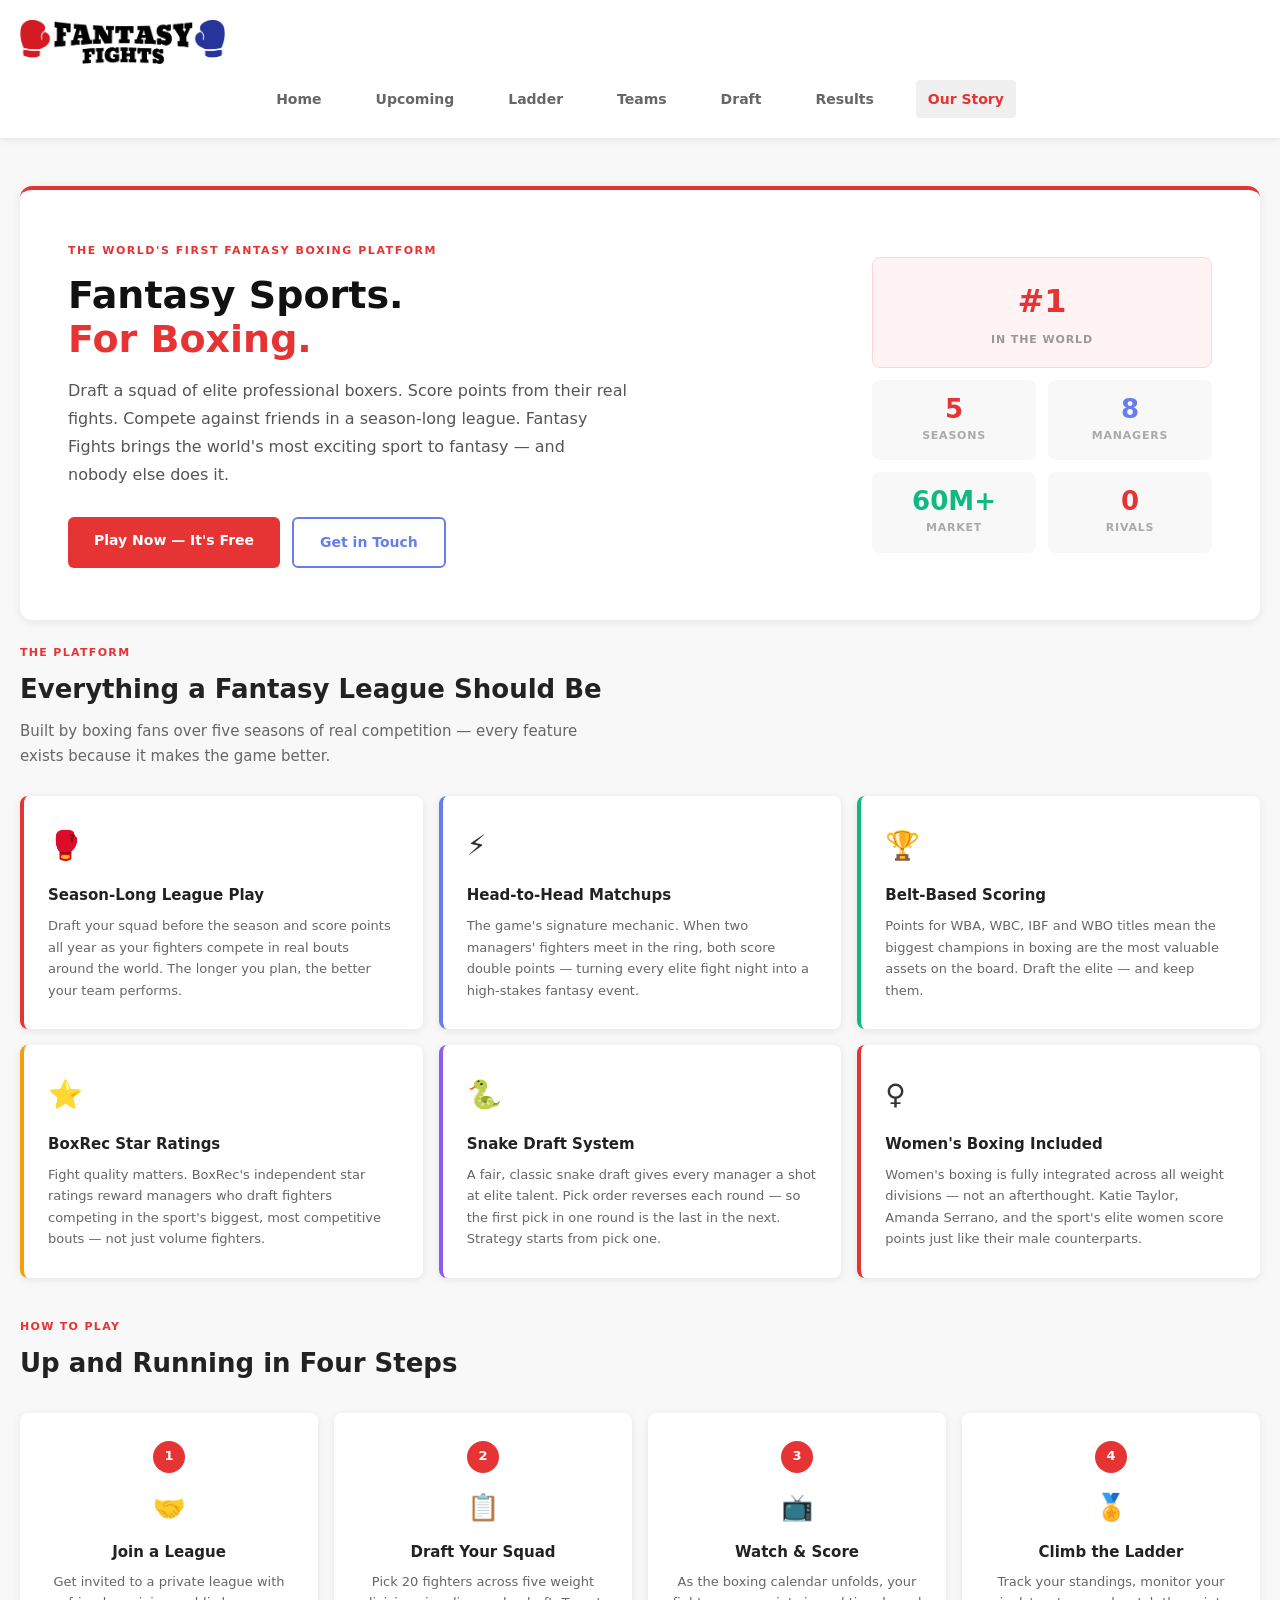
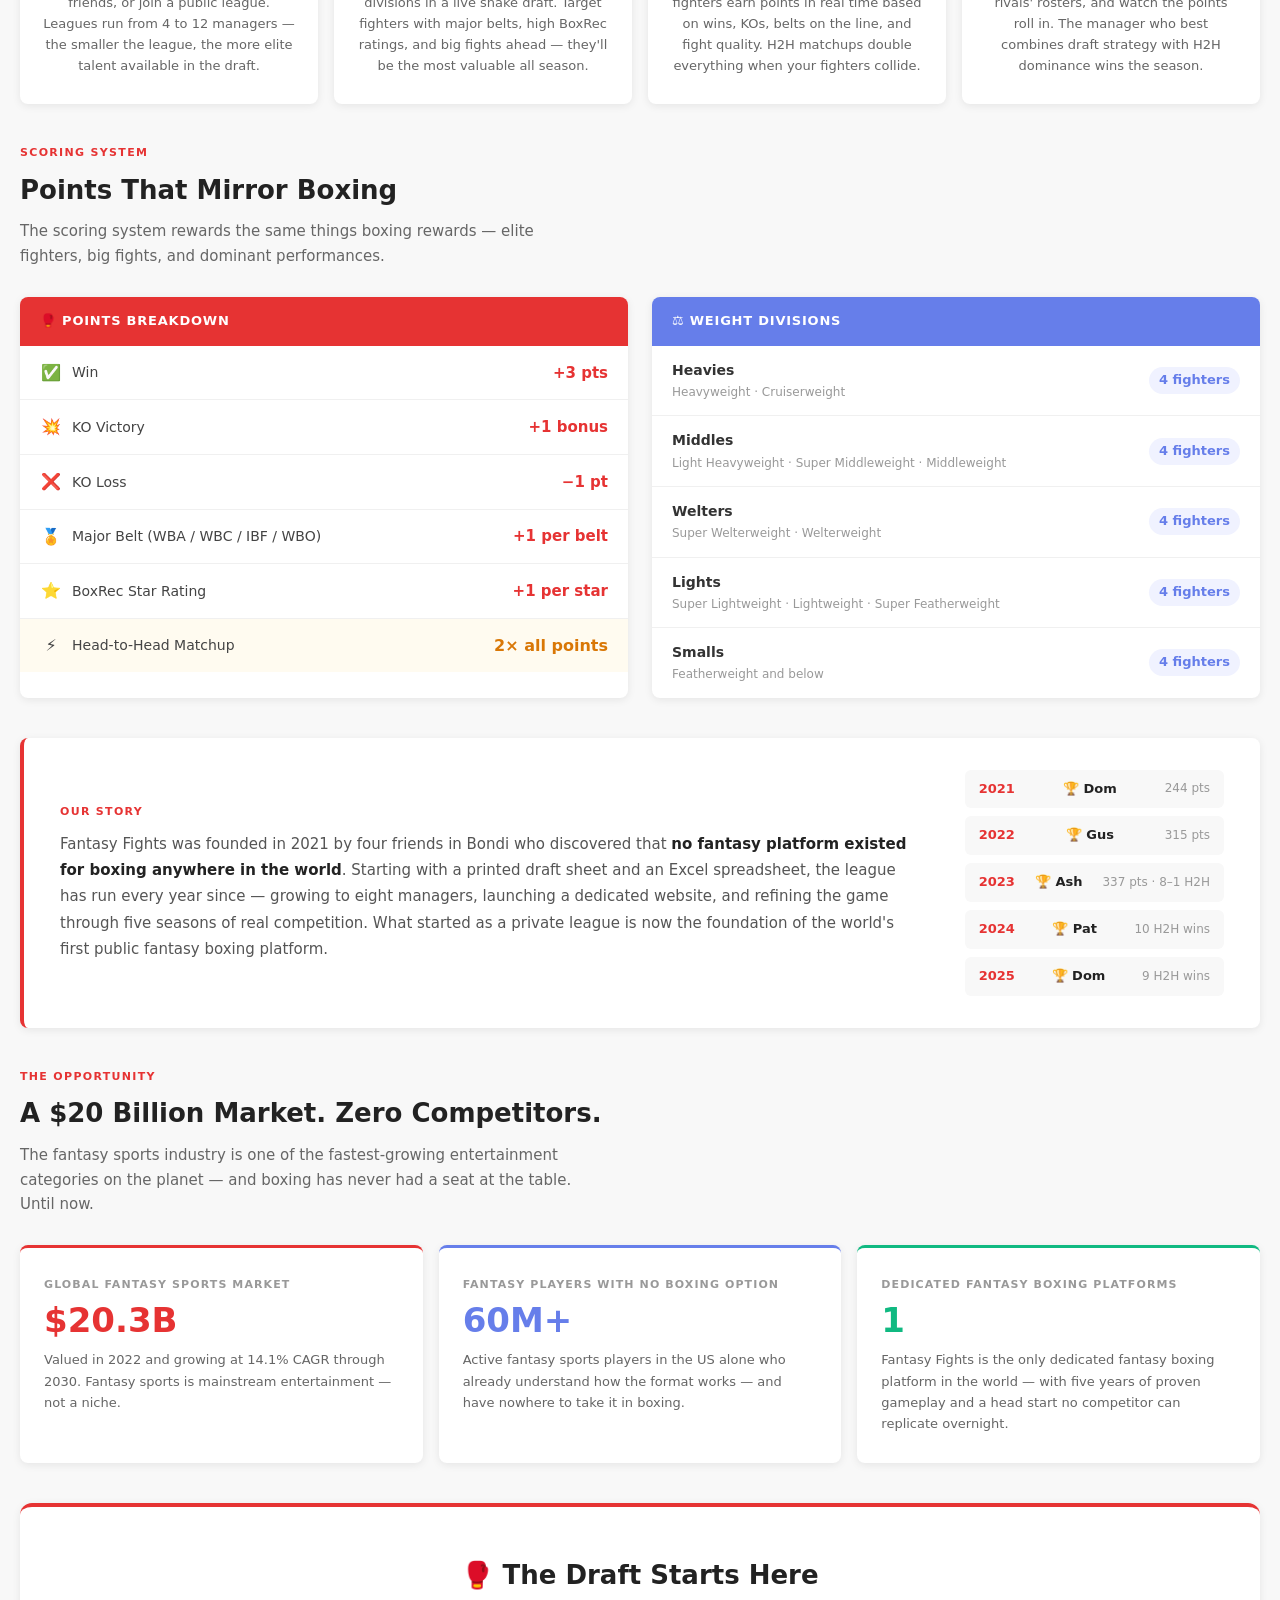
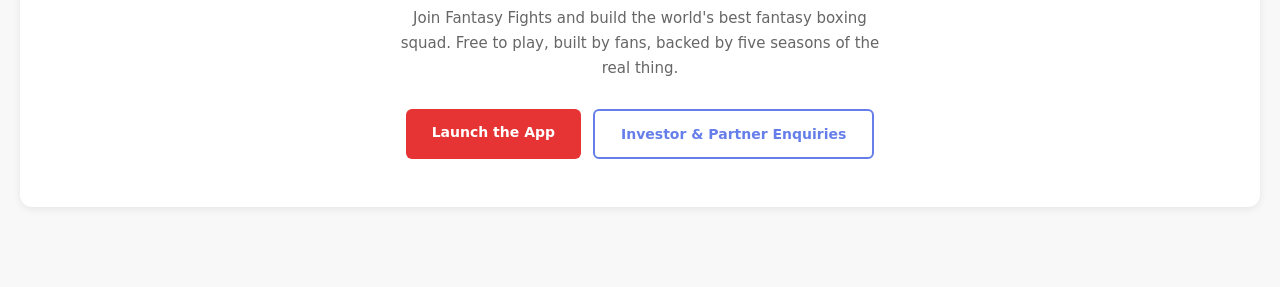
<file: about.html>
<!DOCTYPE html>
<html lang="en">
<head>
  <meta charset="UTF-8" />
  <meta name="viewport" content="width=device-width, initial-scale=1.0" />
  <title>About — Fantasy Fights</title>

  <style>
    * { margin: 0; padding: 0; box-sizing: border-box; }

    body {
      font-family: -apple-system, BlinkMacSystemFont, 'Segoe UI', system-ui, sans-serif;
      background-color: #f8f8f8;
      color: #333;
      line-height: 1.6;
    }

    a { color: inherit; text-decoration: none; }

    /* ── Header ─────────────────────────────────────── */
    header {
      background: white;
      padding: 20px 0;
      box-shadow: 0 2px 8px rgba(0,0,0,0.08);
      position: sticky;
      top: 0;
      z-index: 100;
    }
    .header-container {
      max-width: 1400px;
      margin: 0 auto;
      padding: 0 20px;
      display: flex;
      flex-direction: column;
      align-items: center;
      gap: 16px;
    }
    .header-top {
      display: flex;
      justify-content: space-between;
      align-items: center;
      width: 100%;
    }
    .logo-img { height: 44px; width: auto; display: block; }
    nav {
      display: flex;
      gap: 30px;
      justify-content: center;
      flex-wrap: wrap;
      width: 100%;
    }
    nav a {
      color: #666;
      font-weight: 600;
      font-size: 14px;
      padding: 8px 12px;
      border-radius: 4px;
      transition: all 0.3s ease;
      cursor: pointer;
    }
    nav a:hover { color: #e63333; }
    nav a.active { background: #f0f0f0; color: #e63333; }

    /* ── Layout ─────────────────────────────────────── */
    main {
      max-width: 1400px;
      margin: 0 auto;
      padding: 48px 20px 80px;
    }

    .section-label {
      font-size: 11px;
      font-weight: 700;
      letter-spacing: 0.12em;
      text-transform: uppercase;
      color: #e63333;
      margin-bottom: 8px;
    }
    .section-title {
      font-size: 26px;
      font-weight: 700;
      color: #222;
      margin-bottom: 8px;
    }
    .section-subtitle {
      font-size: 15px;
      color: #666;
      max-width: 580px;
      line-height: 1.65;
    }
    .section-header { margin-bottom: 28px; }

    /* ── Hero ────────────────────────────────────────── */
    .hero {
      background: white;
      border-radius: 12px;
      box-shadow: 0 2px 8px rgba(0,0,0,0.08);
      padding: 52px 48px;
      margin-bottom: 24px;
      border-top: 4px solid #e63333;
      display: grid;
      grid-template-columns: 1fr 340px;
      gap: 48px;
      align-items: center;
    }
    .hero-eyebrow {
      font-size: 11px;
      font-weight: 700;
      letter-spacing: 0.14em;
      text-transform: uppercase;
      color: #e63333;
      margin-bottom: 14px;
    }
    .hero h1 {
      font-size: 38px;
      font-weight: 800;
      color: #111;
      line-height: 1.15;
      margin-bottom: 16px;
    }
    .hero h1 span { color: #e63333; }
    .hero-body {
      font-size: 16px;
      color: #555;
      line-height: 1.75;
      margin-bottom: 28px;
      max-width: 560px;
    }
    .hero-actions { display: flex; gap: 12px; flex-wrap: wrap; }
    .btn {
      display: inline-block;
      padding: 12px 26px;
      font-size: 14px;
      font-weight: 700;
      border-radius: 6px;
      border: none;
      cursor: pointer;
      transition: all 0.3s ease;
    }
    .btn:hover { transform: translateY(-2px); }
    .btn-red { background: #e63333; color: white; }
    .btn-red:hover { background: #cc2222; box-shadow: 0 4px 12px rgba(230,51,51,0.3); }
    .btn-outline { background: transparent; color: #667eea; border: 2px solid #667eea; }
    .btn-outline:hover { background: #667eea; color: white; }

    .hero-stats {
      display: flex;
      flex-direction: column;
      gap: 12px;
    }
    .hero-stat-row {
      display: grid;
      grid-template-columns: 1fr 1fr;
      gap: 12px;
    }
    .hero-stat {
      background: #f8f8f8;
      border-radius: 8px;
      padding: 16px;
      text-align: center;
    }
    .hero-stat-num {
      font-size: 26px;
      font-weight: 800;
      color: #e63333;
      line-height: 1;
    }
    .hero-stat-label {
      font-size: 11px;
      font-weight: 700;
      color: #aaa;
      text-transform: uppercase;
      letter-spacing: 0.07em;
      margin-top: 5px;
    }
    .hero-stat.blue .hero-stat-num { color: #667eea; }
    .hero-stat.green .hero-stat-num { color: #10b981; }
    .hero-world-badge {
      background: #fff3f3;
      border: 1px solid #ffd5d5;
      border-radius: 8px;
      padding: 18px;
      text-align: center;
    }
    .hero-world-badge .num { font-size: 32px; font-weight: 800; color: #e63333; }
    .hero-world-badge .lbl { font-size: 11px; font-weight: 700; color: #999; text-transform: uppercase; letter-spacing: 0.08em; margin-top: 4px; }

    /* ── Feature Grid ─────────────────────────────────── */
    .features-grid {
      display: grid;
      grid-template-columns: repeat(3, 1fr);
      gap: 16px;
      margin-bottom: 40px;
    }
    .feature-card {
      background: white;
      border-radius: 8px;
      box-shadow: 0 2px 8px rgba(0,0,0,0.08);
      padding: 28px 24px;
      transition: all 0.3s ease;
      border-left: 4px solid #e63333;
    }
    .feature-card:nth-child(2) { border-left-color: #667eea; }
    .feature-card:nth-child(3) { border-left-color: #10b981; }
    .feature-card:nth-child(4) { border-left-color: #f59e0b; }
    .feature-card:nth-child(5) { border-left-color: #8b5cf6; }
    .feature-card:nth-child(6) { border-left-color: #e63333; }
    .feature-card:hover {
      box-shadow: 0 4px 16px rgba(0,0,0,0.12);
      transform: translateY(-3px);
    }
    .feature-icon { font-size: 28px; margin-bottom: 14px; }
    .feature-card h3 { font-size: 15px; font-weight: 700; color: #222; margin-bottom: 8px; }
    .feature-card p { font-size: 13px; color: #666; line-height: 1.65; }

    /* ── How It Works ─────────────────────────────────── */
    .how-grid {
      display: grid;
      grid-template-columns: repeat(4, 1fr);
      gap: 16px;
      margin-bottom: 40px;
      position: relative;
    }
    .how-card {
      background: white;
      border-radius: 8px;
      box-shadow: 0 2px 8px rgba(0,0,0,0.08);
      padding: 28px 22px;
      text-align: center;
      transition: all 0.3s ease;
    }
    .how-card:hover {
      box-shadow: 0 4px 16px rgba(0,0,0,0.12);
      transform: translateY(-3px);
    }
    .how-step {
      width: 32px;
      height: 32px;
      background: #e63333;
      color: white;
      border-radius: 50%;
      font-size: 13px;
      font-weight: 800;
      display: flex;
      align-items: center;
      justify-content: center;
      margin: 0 auto 14px;
    }
    .how-icon { font-size: 26px; margin-bottom: 12px; }
    .how-card h3 { font-size: 15px; font-weight: 700; color: #222; margin-bottom: 8px; }
    .how-card p { font-size: 13px; color: #666; line-height: 1.6; }

    /* ── Scoring ─────────────────────────────────────── */
    .scoring-wrapper {
      display: grid;
      grid-template-columns: 1fr 1fr;
      gap: 24px;
      margin-bottom: 40px;
    }
    .scoring-table {
      background: white;
      border-radius: 8px;
      box-shadow: 0 2px 8px rgba(0,0,0,0.08);
      overflow: hidden;
    }
    .scoring-table-head {
      background: #e63333;
      padding: 14px 20px;
      display: flex;
      align-items: center;
      gap: 8px;
      font-size: 13px;
      font-weight: 700;
      color: white;
      text-transform: uppercase;
      letter-spacing: 0.06em;
    }
    .scoring-row {
      display: flex;
      align-items: center;
      justify-content: space-between;
      padding: 14px 20px;
      border-bottom: 1px solid #f0f0f0;
      transition: background 0.15s;
    }
    .scoring-row:last-child { border-bottom: none; }
    .scoring-row:hover { background: #f8f8f8; }
    .scoring-row.featured { background: #fffbf0; }
    .scoring-row.featured:hover { background: #fff8e1; }
    .scoring-row-label {
      display: flex;
      align-items: center;
      gap: 10px;
      font-size: 14px;
      color: #444;
    }
    .scoring-row-icon { font-size: 16px; width: 22px; text-align: center; }
    .scoring-row-pts { font-size: 15px; font-weight: 700; color: #e63333; }
    .scoring-row.featured .scoring-row-pts { color: #d97706; font-size: 16px; }

    .divisions-card {
      background: white;
      border-radius: 8px;
      box-shadow: 0 2px 8px rgba(0,0,0,0.08);
      overflow: hidden;
    }
    .divisions-head {
      background: #667eea;
      padding: 14px 20px;
      display: flex;
      align-items: center;
      gap: 8px;
      font-size: 13px;
      font-weight: 700;
      color: white;
      text-transform: uppercase;
      letter-spacing: 0.06em;
    }
    .division-row {
      display: flex;
      align-items: center;
      justify-content: space-between;
      padding: 13px 20px;
      border-bottom: 1px solid #f0f0f0;
      transition: background 0.15s;
    }
    .division-row:last-child { border-bottom: none; }
    .division-row:hover { background: #f8f8f8; }
    .division-name { font-size: 14px; font-weight: 600; color: #333; }
    .division-weights { font-size: 12px; color: #999; margin-top: 2px; }
    .division-count {
      font-size: 13px;
      font-weight: 700;
      color: #667eea;
      background: #f0f2ff;
      padding: 3px 10px;
      border-radius: 20px;
    }

    /* ── Origin Strip ─────────────────────────────────── */
    .origin-strip {
      background: white;
      border-radius: 8px;
      box-shadow: 0 2px 8px rgba(0,0,0,0.08);
      padding: 32px 36px;
      margin-bottom: 40px;
      border-left: 4px solid #e63333;
      display: grid;
      grid-template-columns: 1fr auto;
      gap: 40px;
      align-items: center;
    }
    .origin-strip p {
      font-size: 15px;
      color: #555;
      line-height: 1.75;
    }
    .origin-strip p strong { color: #222; }
    .season-pills {
      display: flex;
      flex-direction: column;
      gap: 8px;
      flex-shrink: 0;
    }
    .season-pill {
      display: flex;
      align-items: center;
      justify-content: space-between;
      gap: 20px;
      background: #f8f8f8;
      border-radius: 6px;
      padding: 9px 14px;
      min-width: 230px;
    }
    .season-pill-year {
      font-size: 13px;
      font-weight: 800;
      color: #e63333;
    }
    .season-pill-winner {
      font-size: 13px;
      font-weight: 700;
      color: #222;
    }
    .season-pill-stat {
      font-size: 12px;
      color: #999;
    }

    /* ── Market ──────────────────────────────────────── */
    .market-grid {
      display: grid;
      grid-template-columns: repeat(3, 1fr);
      gap: 16px;
      margin-bottom: 40px;
    }
    .market-card {
      background: white;
      border-radius: 8px;
      box-shadow: 0 2px 8px rgba(0,0,0,0.08);
      padding: 28px 24px;
      transition: all 0.3s ease;
      border-top: 3px solid #e63333;
    }
    .market-card:nth-child(2) { border-top-color: #667eea; }
    .market-card:nth-child(3) { border-top-color: #10b981; }
    .market-card:hover {
      box-shadow: 0 4px 16px rgba(0,0,0,0.12);
      transform: translateY(-3px);
    }
    .market-card-label {
      font-size: 11px;
      font-weight: 700;
      text-transform: uppercase;
      letter-spacing: 0.1em;
      color: #999;
      margin-bottom: 8px;
    }
    .market-card-number {
      font-size: 34px;
      font-weight: 800;
      line-height: 1.1;
      margin-bottom: 10px;
    }
    .market-card:nth-child(1) .market-card-number { color: #e63333; }
    .market-card:nth-child(2) .market-card-number { color: #667eea; }
    .market-card:nth-child(3) .market-card-number { color: #10b981; }
    .market-card p { font-size: 13px; color: #666; line-height: 1.65; }

    /* ── CTA ─────────────────────────────────────────── */
    .cta-banner {
      background: white;
      border-radius: 12px;
      box-shadow: 0 2px 8px rgba(0,0,0,0.08);
      padding: 48px;
      text-align: center;
      border-top: 4px solid #e63333;
    }
    .cta-banner h2 { font-size: 26px; font-weight: 800; color: #222; margin-bottom: 10px; }
    .cta-banner p {
      font-size: 15px;
      color: #666;
      margin-bottom: 28px;
      max-width: 480px;
      margin-left: auto;
      margin-right: auto;
      line-height: 1.65;
    }
    .cta-actions { display: flex; gap: 12px; justify-content: center; flex-wrap: wrap; }

    /* ── Responsive ──────────────────────────────────── */
    @media (max-width: 1100px) {
      .features-grid { grid-template-columns: repeat(2, 1fr); }
      .how-grid { grid-template-columns: repeat(2, 1fr); }
    }
    @media (max-width: 900px) {
      .hero { grid-template-columns: 1fr; }
      .hero-stats { display: none; }
      .scoring-wrapper { grid-template-columns: 1fr; }
      .origin-strip { grid-template-columns: 1fr; }
      .season-pills { flex-direction: row; flex-wrap: wrap; }
      .season-pill { min-width: unset; }
    }
    @media (max-width: 640px) {
      .features-grid { grid-template-columns: 1fr; }
      .how-grid { grid-template-columns: 1fr; }
      .market-grid { grid-template-columns: 1fr; }
      .hero { padding: 28px 24px; }
      .hero h1 { font-size: 28px; }
      main { padding: 28px 16px 60px; }
      .cta-banner { padding: 32px 24px; }
    }
  </style>
</head>
<body>

  <!-- ── Header ──────────────────────────────────────────── -->
  <header>
    <div class="header-container">
      <div class="header-top">
        <a href="index.html">
          <img src="Fantasy Fights Logo.png" alt="Fantasy Fights" class="logo-img" />
        </a>
      </div>
      <nav>
        <a href="index.html">Home</a>
        <a href="index.html#upcoming">Upcoming</a>
        <a href="index.html#ladder">Ladder</a>
        <a href="index.html#teams">Teams</a>
        <a href="index.html#draft">Draft</a>
        <a href="index.html#results">Results</a>
        <a href="about.html" class="active">Our Story</a>
      </nav>
    </div>
  </header>

  <main>

    <!-- ── Hero ──────────────────────────────────────────── -->
    <div class="hero">
      <div>
        <div class="hero-eyebrow">The World's First Fantasy Boxing Platform</div>
        <h1>Fantasy Sports.<br><span>For Boxing.</span></h1>
        <p class="hero-body">Draft a squad of elite professional boxers. Score points from their real fights. Compete against friends in a season-long league. Fantasy Fights brings the world's most exciting sport to fantasy — and nobody else does it.</p>
        <div class="hero-actions">
          <a href="index.html" class="btn btn-red">Play Now — It's Free</a>
          <a href="mailto:contact@fantasyfights.live" class="btn btn-outline">Get in Touch</a>
        </div>
      </div>
      <div class="hero-stats">
        <div class="hero-world-badge">
          <div class="num">#1</div>
          <div class="lbl">In the World</div>
        </div>
        <div class="hero-stat-row">
          <div class="hero-stat">
            <div class="hero-stat-num">5</div>
            <div class="hero-stat-label">Seasons</div>
          </div>
          <div class="hero-stat blue">
            <div class="hero-stat-num">8</div>
            <div class="hero-stat-label">Managers</div>
          </div>
        </div>
        <div class="hero-stat-row">
          <div class="hero-stat green">
            <div class="hero-stat-num">60M+</div>
            <div class="hero-stat-label">Market</div>
          </div>
          <div class="hero-stat">
            <div class="hero-stat-num">0</div>
            <div class="hero-stat-label">Rivals</div>
          </div>
        </div>
      </div>
    </div>

    <!-- ── What Makes It Great ───────────────────────────── -->
    <div class="section-header">
      <div class="section-label">The Platform</div>
      <div class="section-title">Everything a Fantasy League Should Be</div>
      <div class="section-subtitle">Built by boxing fans over five seasons of real competition — every feature exists because it makes the game better.</div>
    </div>

    <div class="features-grid">
      <div class="feature-card">
        <div class="feature-icon">🥊</div>
        <h3>Season-Long League Play</h3>
        <p>Draft your squad before the season and score points all year as your fighters compete in real bouts around the world. The longer you plan, the better your team performs.</p>
      </div>
      <div class="feature-card">
        <div class="feature-icon">⚡</div>
        <h3>Head-to-Head Matchups</h3>
        <p>The game's signature mechanic. When two managers' fighters meet in the ring, both score double points — turning every elite fight night into a high-stakes fantasy event.</p>
      </div>
      <div class="feature-card">
        <div class="feature-icon">🏆</div>
        <h3>Belt-Based Scoring</h3>
        <p>Points for WBA, WBC, IBF and WBO titles mean the biggest champions in boxing are the most valuable assets on the board. Draft the elite — and keep them.</p>
      </div>
      <div class="feature-card">
        <div class="feature-icon">⭐</div>
        <h3>BoxRec Star Ratings</h3>
        <p>Fight quality matters. BoxRec's independent star ratings reward managers who draft fighters competing in the sport's biggest, most competitive bouts — not just volume fighters.</p>
      </div>
      <div class="feature-card">
        <div class="feature-icon">🐍</div>
        <h3>Snake Draft System</h3>
        <p>A fair, classic snake draft gives every manager a shot at elite talent. Pick order reverses each round — so the first pick in one round is the last in the next. Strategy starts from pick one.</p>
      </div>
      <div class="feature-card">
        <div class="feature-icon">♀️</div>
        <h3>Women's Boxing Included</h3>
        <p>Women's boxing is fully integrated across all weight divisions — not an afterthought. Katie Taylor, Amanda Serrano, and the sport's elite women score points just like their male counterparts.</p>
      </div>
    </div>

    <!-- ── How It Works ───────────────────────────────────── -->
    <div class="section-header">
      <div class="section-label">How to Play</div>
      <div class="section-title">Up and Running in Four Steps</div>
    </div>

    <div class="how-grid">
      <div class="how-card">
        <div class="how-step">1</div>
        <div class="how-icon">🤝</div>
        <h3>Join a League</h3>
        <p>Get invited to a private league with friends, or join a public league. Leagues run from 4 to 12 managers — the smaller the league, the more elite talent available in the draft.</p>
      </div>
      <div class="how-card">
        <div class="how-step">2</div>
        <div class="how-icon">📋</div>
        <h3>Draft Your Squad</h3>
        <p>Pick 20 fighters across five weight divisions in a live snake draft. Target fighters with major belts, high BoxRec ratings, and big fights ahead — they'll be the most valuable all season.</p>
      </div>
      <div class="how-card">
        <div class="how-step">3</div>
        <div class="how-icon">📺</div>
        <h3>Watch & Score</h3>
        <p>As the boxing calendar unfolds, your fighters earn points in real time based on wins, KOs, belts on the line, and fight quality. H2H matchups double everything when your fighters collide.</p>
      </div>
      <div class="how-card">
        <div class="how-step">4</div>
        <div class="how-icon">🏅</div>
        <h3>Climb the Ladder</h3>
        <p>Track your standings, monitor your rivals' rosters, and watch the points roll in. The manager who best combines draft strategy with H2H dominance wins the season.</p>
      </div>
    </div>

    <!-- ── Scoring & Divisions ─────────────────────────────── -->
    <div class="section-header">
      <div class="section-label">Scoring System</div>
      <div class="section-title">Points That Mirror Boxing</div>
      <div class="section-subtitle">The scoring system rewards the same things boxing rewards — elite fighters, big fights, and dominant performances.</div>
    </div>

    <div class="scoring-wrapper">
      <div class="scoring-table">
        <div class="scoring-table-head">🥊 Points Breakdown</div>
        <div class="scoring-row">
          <div class="scoring-row-label"><span class="scoring-row-icon">✅</span> Win</div>
          <div class="scoring-row-pts">+3 pts</div>
        </div>
        <div class="scoring-row">
          <div class="scoring-row-label"><span class="scoring-row-icon">💥</span> KO Victory</div>
          <div class="scoring-row-pts">+1 bonus</div>
        </div>
        <div class="scoring-row">
          <div class="scoring-row-label"><span class="scoring-row-icon">❌</span> KO Loss</div>
          <div class="scoring-row-pts">−1 pt</div>
        </div>
        <div class="scoring-row">
          <div class="scoring-row-label"><span class="scoring-row-icon">🏅</span> Major Belt (WBA / WBC / IBF / WBO)</div>
          <div class="scoring-row-pts">+1 per belt</div>
        </div>
        <div class="scoring-row">
          <div class="scoring-row-label"><span class="scoring-row-icon">⭐</span> BoxRec Star Rating</div>
          <div class="scoring-row-pts">+1 per star</div>
        </div>
        <div class="scoring-row featured">
          <div class="scoring-row-label"><span class="scoring-row-icon">⚡</span> Head-to-Head Matchup</div>
          <div class="scoring-row-pts">2× all points</div>
        </div>
      </div>

      <div class="divisions-card">
        <div class="divisions-head">⚖️ Weight Divisions</div>
        <div class="division-row">
          <div>
            <div class="division-name">Heavies</div>
            <div class="division-weights">Heavyweight · Cruiserweight</div>
          </div>
          <div class="division-count">4 fighters</div>
        </div>
        <div class="division-row">
          <div>
            <div class="division-name">Middles</div>
            <div class="division-weights">Light Heavyweight · Super Middleweight · Middleweight</div>
          </div>
          <div class="division-count">4 fighters</div>
        </div>
        <div class="division-row">
          <div>
            <div class="division-name">Welters</div>
            <div class="division-weights">Super Welterweight · Welterweight</div>
          </div>
          <div class="division-count">4 fighters</div>
        </div>
        <div class="division-row">
          <div>
            <div class="division-name">Lights</div>
            <div class="division-weights">Super Lightweight · Lightweight · Super Featherweight</div>
          </div>
          <div class="division-count">4 fighters</div>
        </div>
        <div class="division-row">
          <div>
            <div class="division-name">Smalls</div>
            <div class="division-weights">Featherweight and below</div>
          </div>
          <div class="division-count">4 fighters</div>
        </div>
      </div>
    </div>

    <!-- ── Origin & History Strip ─────────────────────────── -->
    <div class="origin-strip">
      <div>
        <div class="section-label" style="margin-bottom:10px;">Our Story</div>
        <p>Fantasy Fights was founded in 2021 by four friends in Bondi who discovered that <strong>no fantasy platform existed for boxing anywhere in the world</strong>. Starting with a printed draft sheet and an Excel spreadsheet, the league has run every year since — growing to eight managers, launching a dedicated website, and refining the game through five seasons of real competition. What started as a private league is now the foundation of the world's first public fantasy boxing platform.</p>
      </div>
      <div class="season-pills">
        <div class="season-pill">
          <span class="season-pill-year">2021</span>
          <span class="season-pill-winner">🏆 Dom</span>
          <span class="season-pill-stat">244 pts</span>
        </div>
        <div class="season-pill">
          <span class="season-pill-year">2022</span>
          <span class="season-pill-winner">🏆 Gus</span>
          <span class="season-pill-stat">315 pts</span>
        </div>
        <div class="season-pill">
          <span class="season-pill-year">2023</span>
          <span class="season-pill-winner">🏆 Ash</span>
          <span class="season-pill-stat">337 pts · 8–1 H2H</span>
        </div>
        <div class="season-pill">
          <span class="season-pill-year">2024</span>
          <span class="season-pill-winner">🏆 Pat</span>
          <span class="season-pill-stat">10 H2H wins</span>
        </div>
        <div class="season-pill">
          <span class="season-pill-year">2025</span>
          <span class="season-pill-winner">🏆 Dom</span>
          <span class="season-pill-stat">9 H2H wins</span>
        </div>
      </div>
    </div>

    <!-- ── Market ─────────────────────────────────────────── -->
    <div class="section-header">
      <div class="section-label">The Opportunity</div>
      <div class="section-title">A $20 Billion Market. Zero Competitors.</div>
      <div class="section-subtitle">The fantasy sports industry is one of the fastest-growing entertainment categories on the planet — and boxing has never had a seat at the table. Until now.</div>
    </div>

    <div class="market-grid">
      <div class="market-card">
        <div class="market-card-label">Global Fantasy Sports Market</div>
        <div class="market-card-number">$20.3B</div>
        <p>Valued in 2022 and growing at 14.1% CAGR through 2030. Fantasy sports is mainstream entertainment — not a niche.</p>
      </div>
      <div class="market-card">
        <div class="market-card-label">Fantasy Players With No Boxing Option</div>
        <div class="market-card-number">60M+</div>
        <p>Active fantasy sports players in the US alone who already understand how the format works — and have nowhere to take it in boxing.</p>
      </div>
      <div class="market-card">
        <div class="market-card-label">Dedicated Fantasy Boxing Platforms</div>
        <div class="market-card-number">1</div>
        <p>Fantasy Fights is the only dedicated fantasy boxing platform in the world — with five years of proven gameplay and a head start no competitor can replicate overnight.</p>
      </div>
    </div>

    <!-- ── CTA ────────────────────────────────────────────── -->
    <div class="cta-banner">
      <h2>🥊 The Draft Starts Here</h2>
      <p>Join Fantasy Fights and build the world's best fantasy boxing squad. Free to play, built by fans, backed by five seasons of the real thing.</p>
      <div class="cta-actions">
        <a href="index.html" class="btn btn-red">Launch the App</a>
        <a href="mailto:contact@fantasyfights.live" class="btn btn-outline">Investor &amp; Partner Enquiries</a>
      </div>
    </div>

  </main>

</body>
</html>
</file>
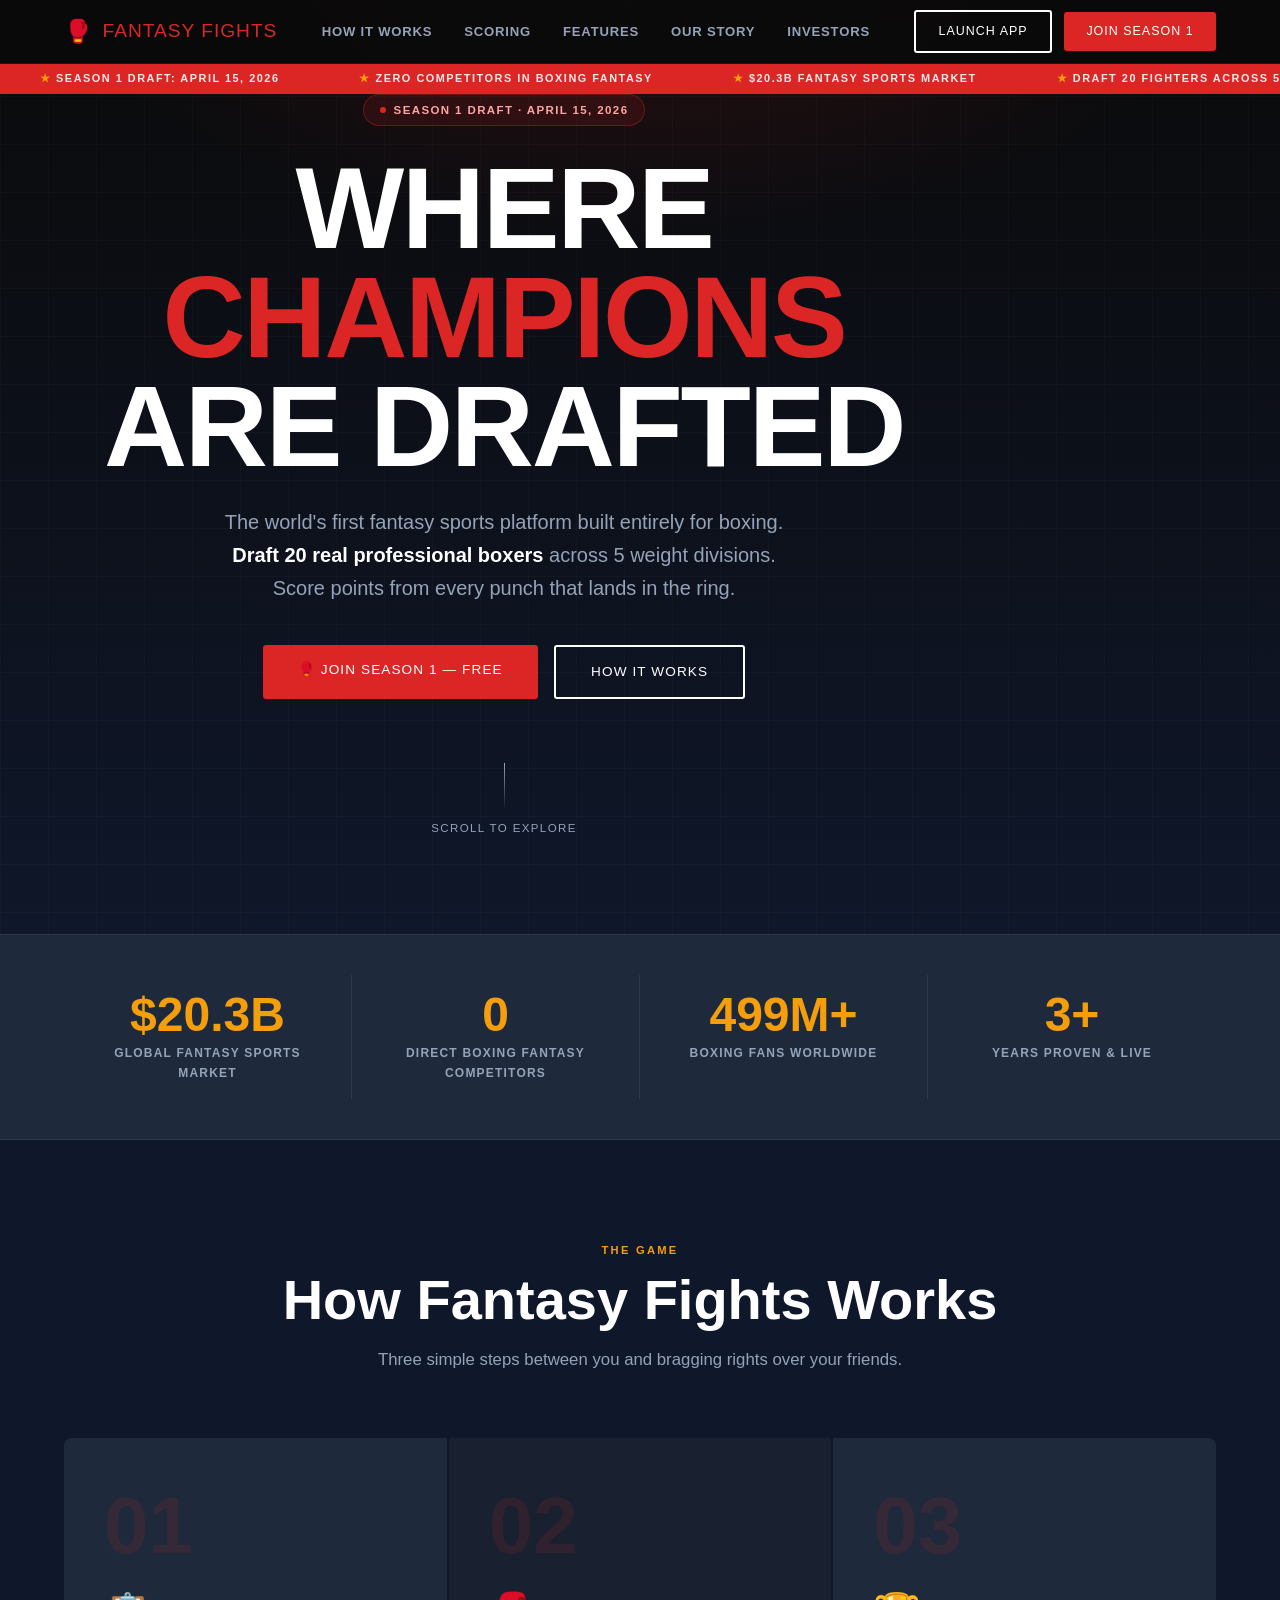
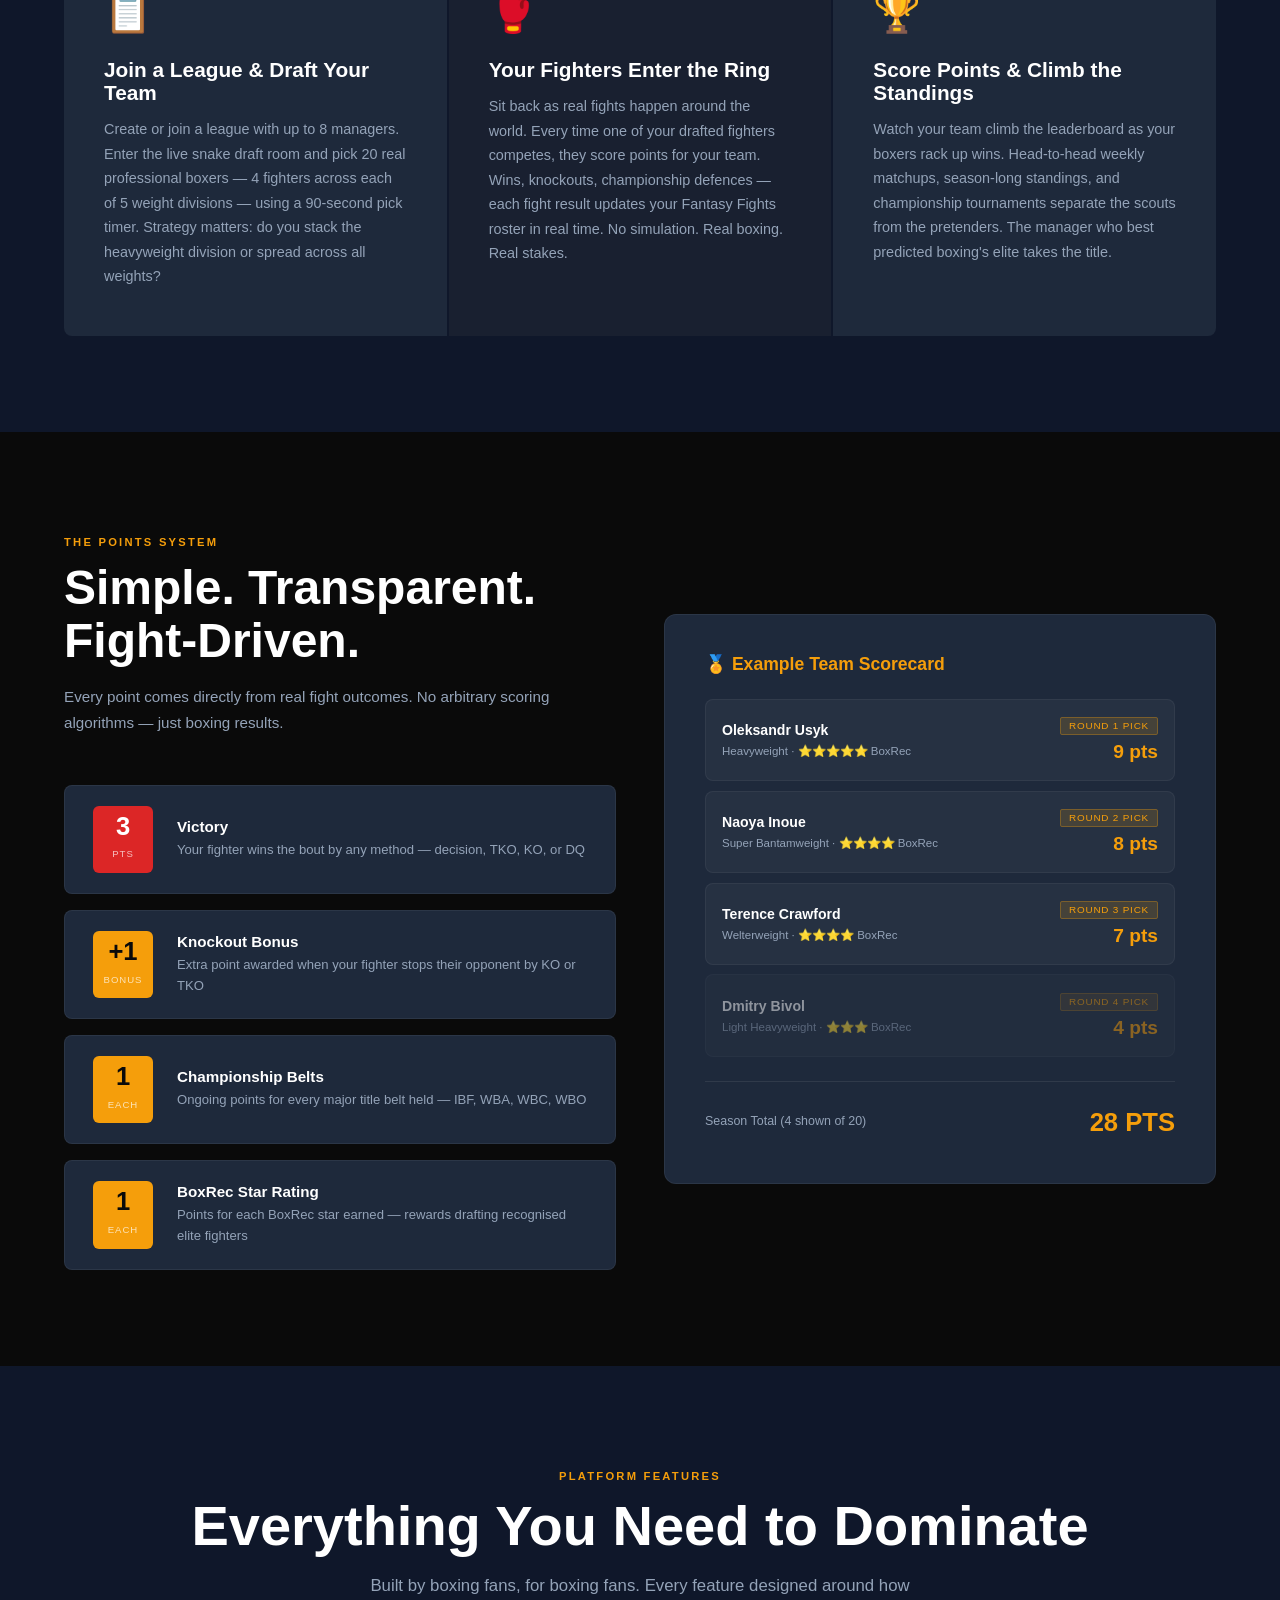
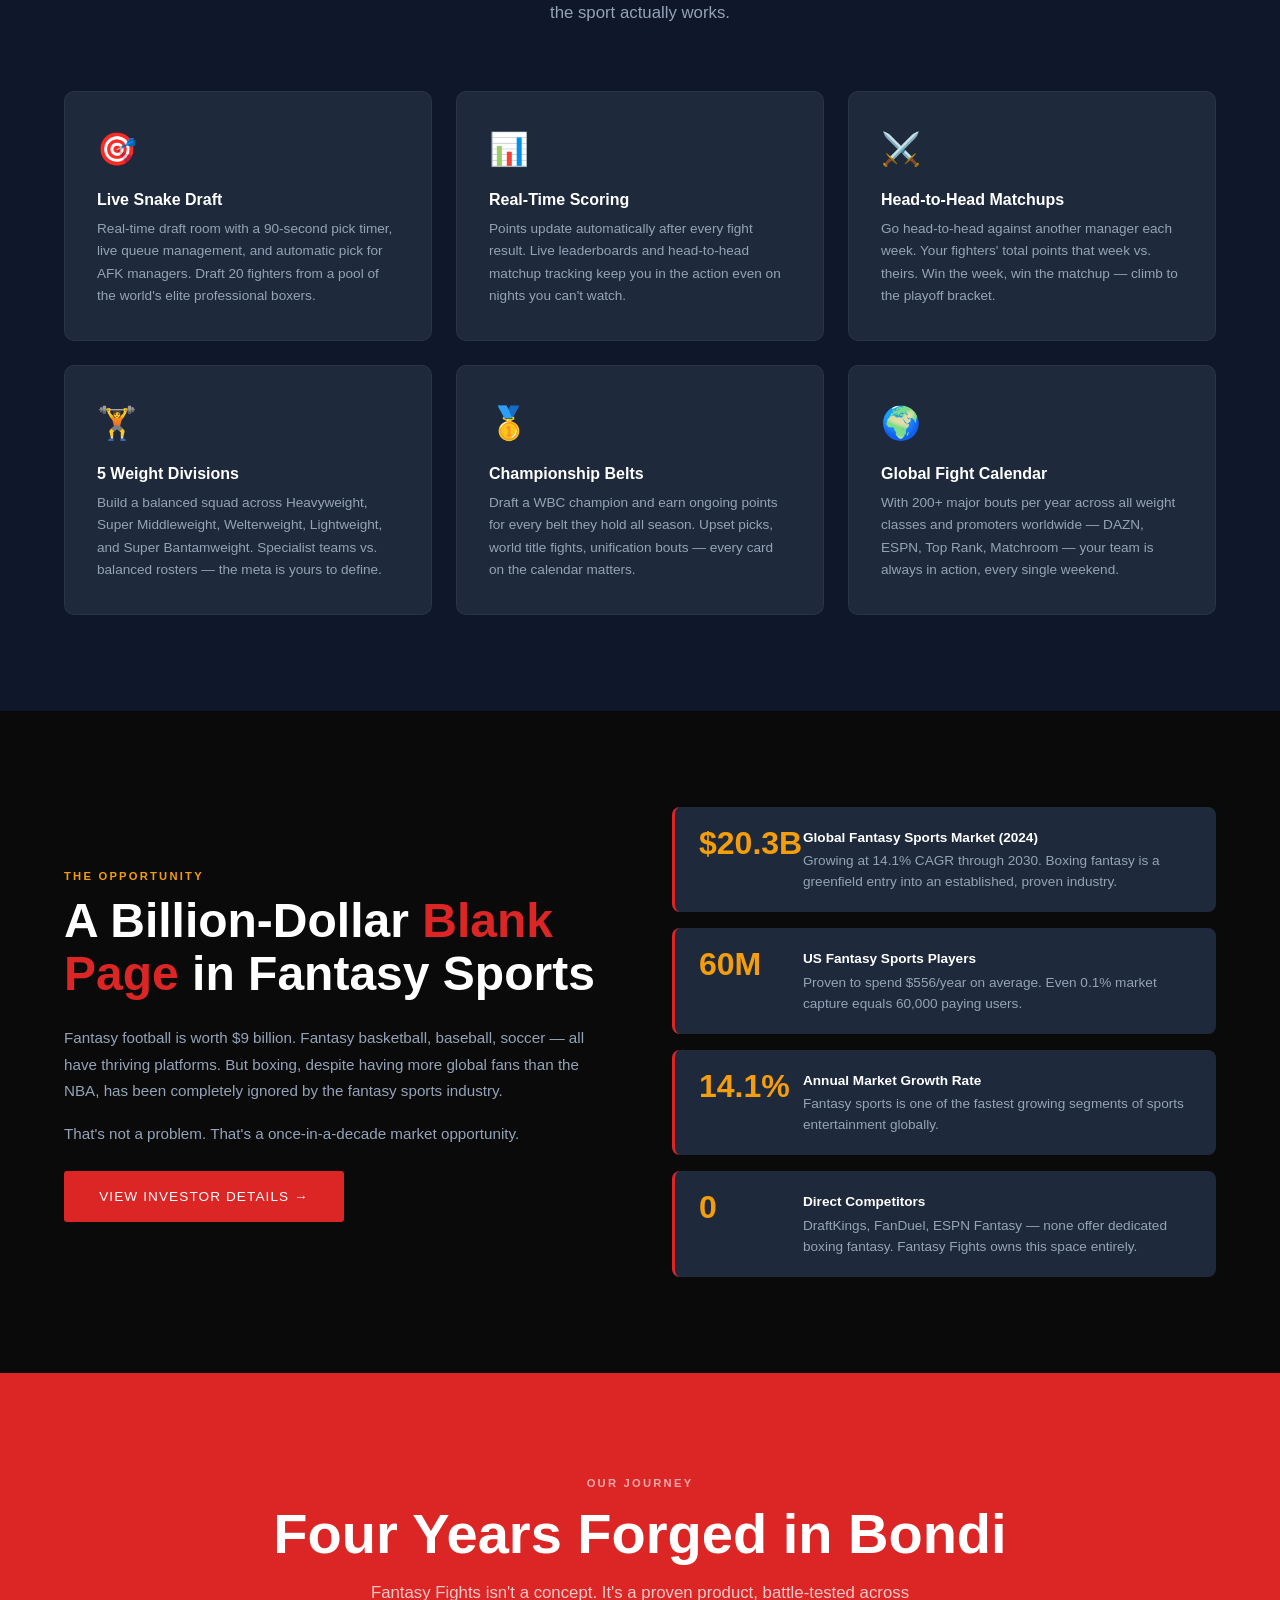
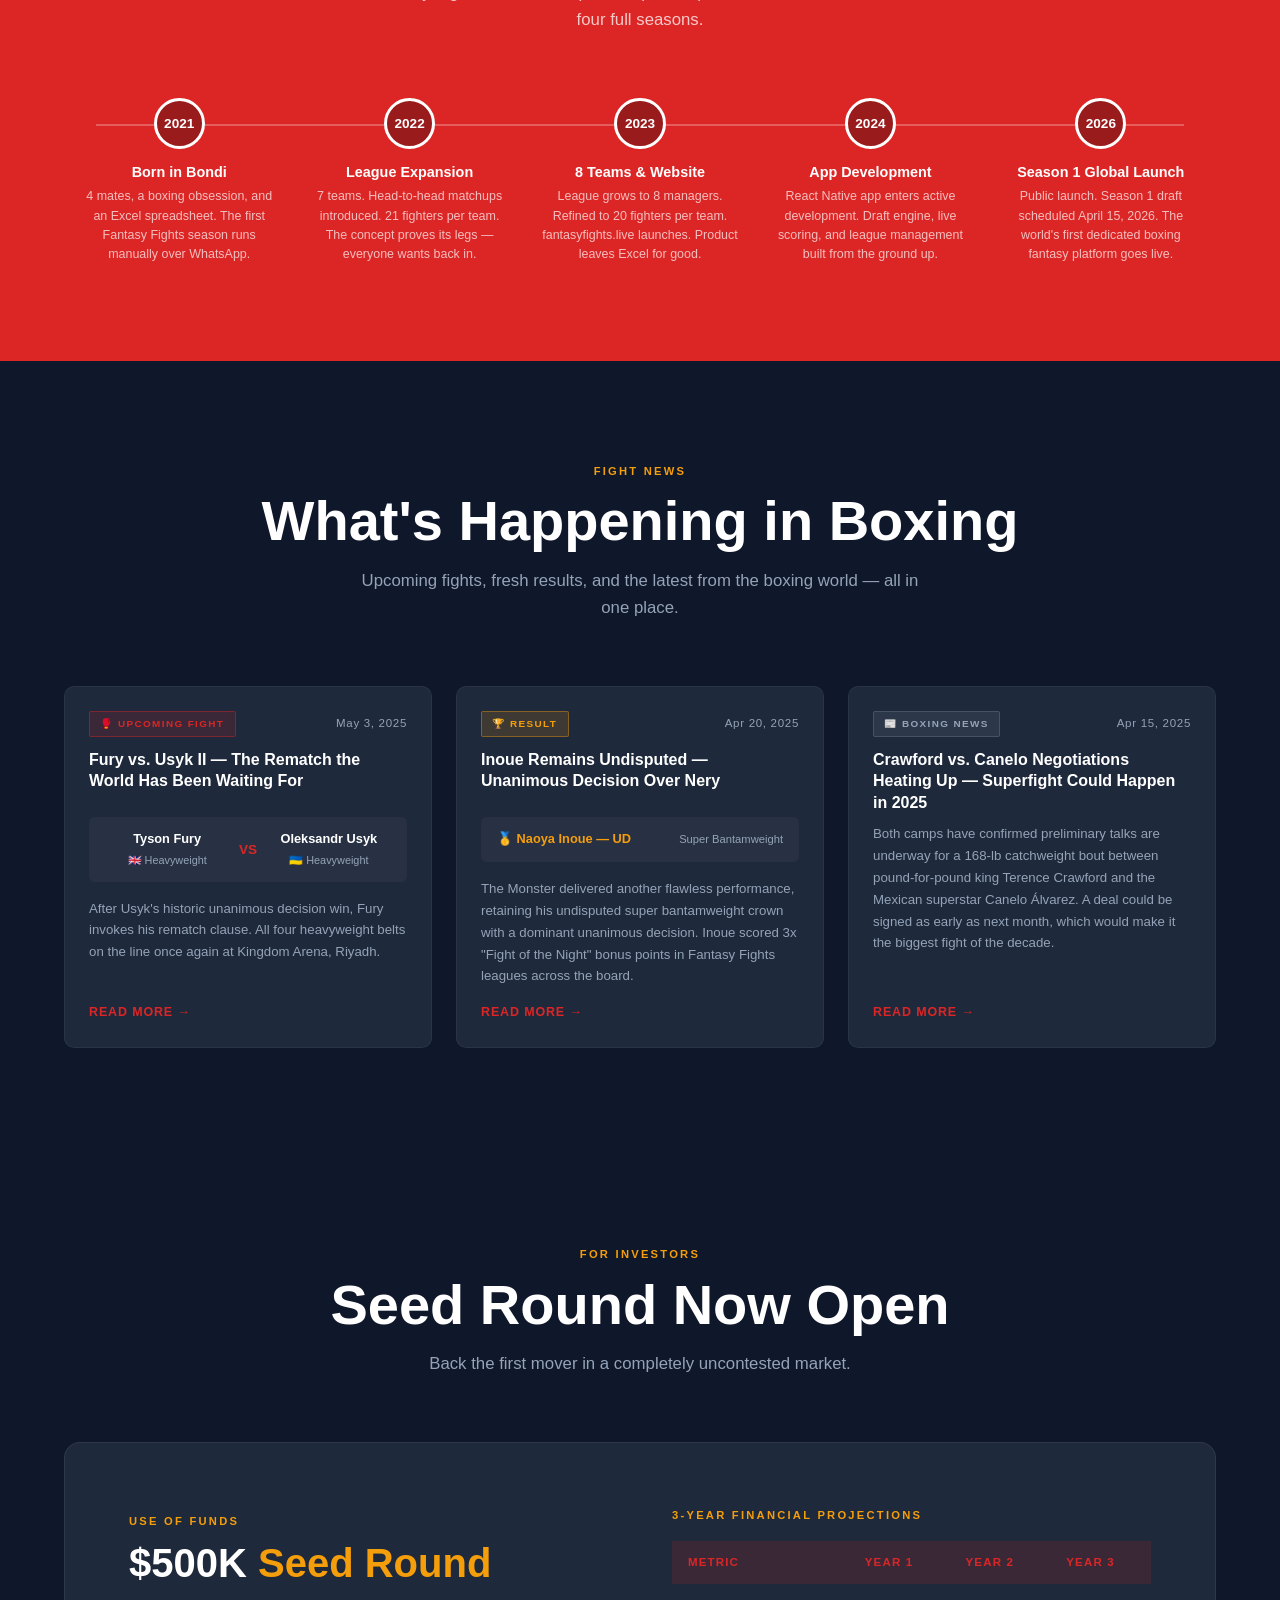
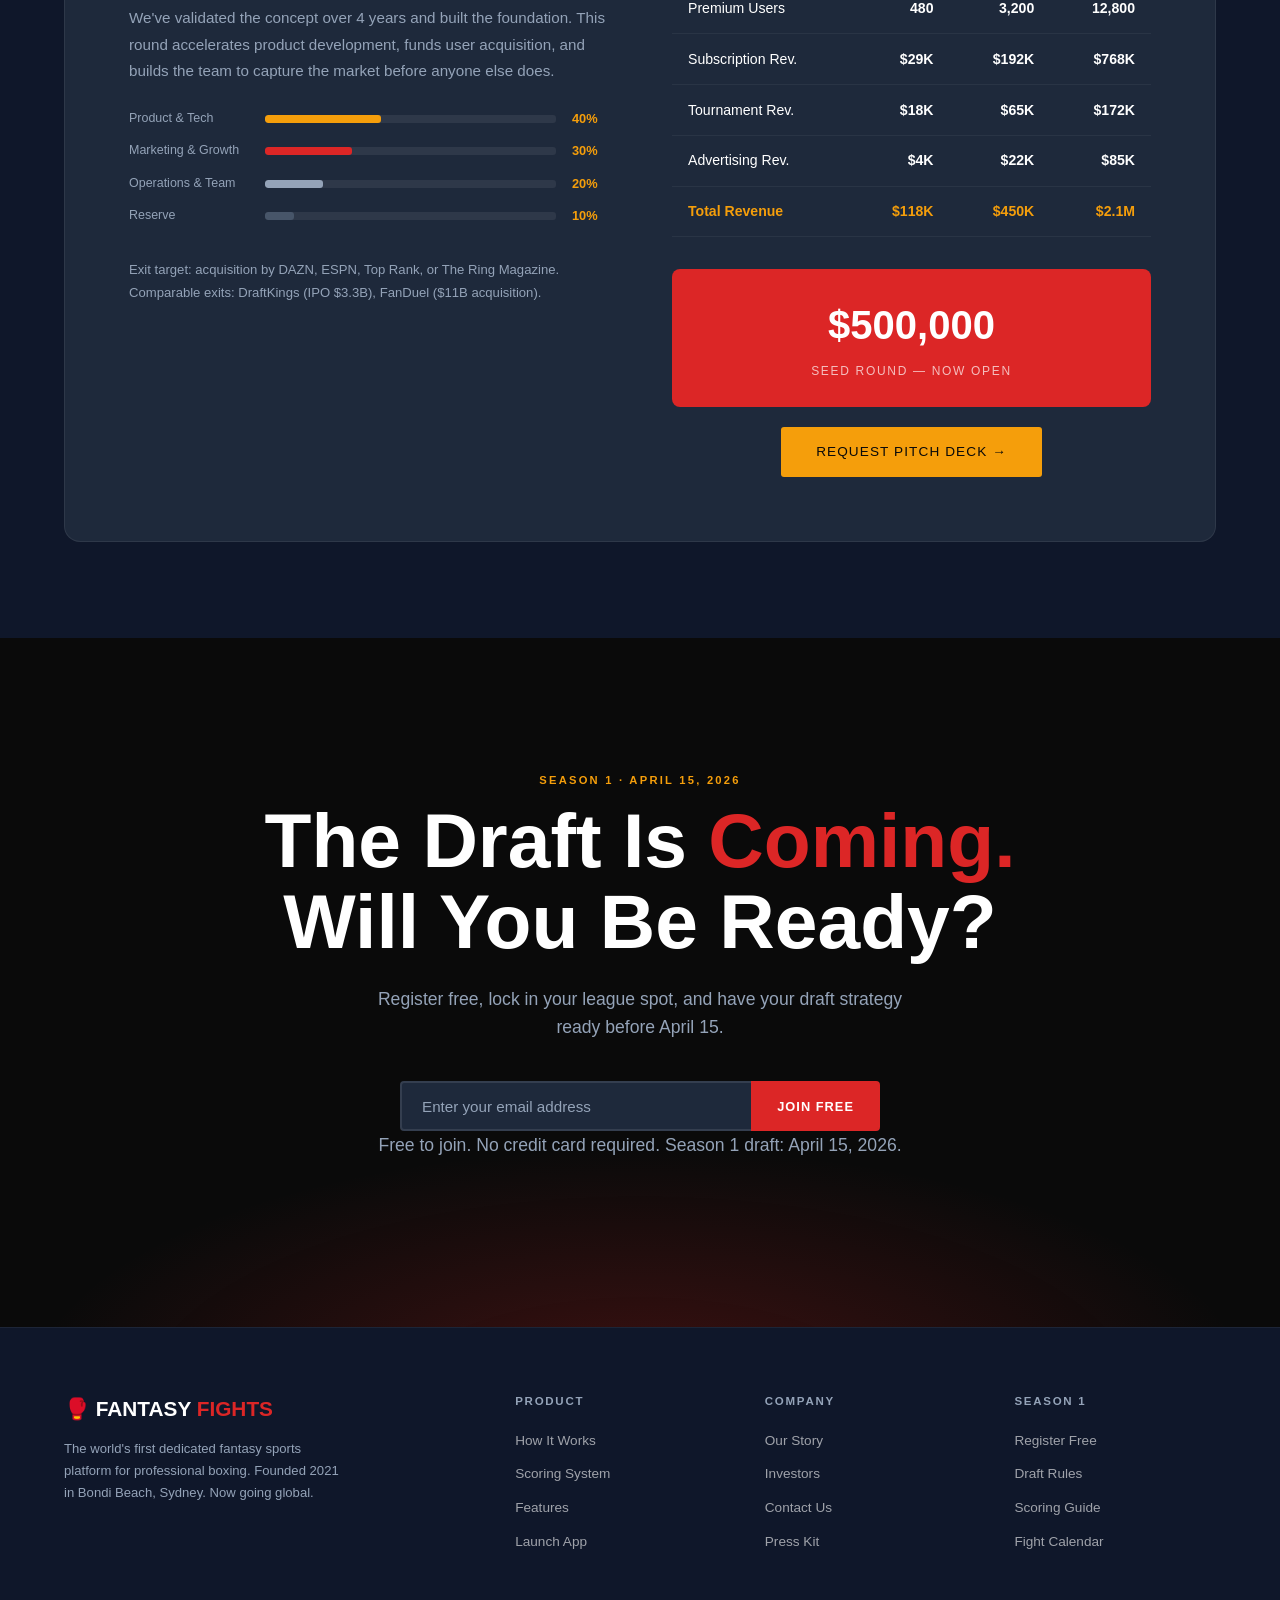
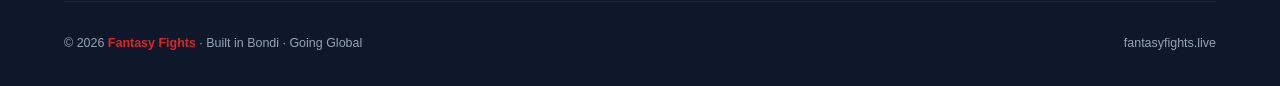
<file: landing-page.html>
<!DOCTYPE html>
<html lang="en">
<head>
  <meta charset="UTF-8" />
  <meta name="viewport" content="width=device-width, initial-scale=1.0" />
  <title>Fantasy Fights — The World's First Boxing Fantasy Sports Platform</title>
  <meta name="description" content="Draft elite professional boxers. Score points from real fights. The world's first dedicated fantasy sports platform for boxing." />

  <style>
    /* ─── Reset & Base ─────────────────────────────────────────────── */
    *, *::before, *::after { box-sizing: border-box; margin: 0; padding: 0; }
    :root {
      --red:    #DC2626;
      --red-dk: #991B1B;
      --red-lt: #FEE2E2;
      --gold:   #F59E0B;
      --gold-dk:#B45309;
      --black:  #0A0A0A;
      --navy:   #0F172A;
      --slate:  #1E293B;
      --gray:   #94A3B8;
      --light:  #F8FAFC;
      --white:  #FFFFFF;
      --font-head: 'Arial Black', 'Arial', sans-serif;
      --font-body: 'Arial', 'Helvetica Neue', sans-serif;
      --max-w: 1200px;
    }
    html { scroll-behavior: smooth; }
    body {
      background: var(--black);
      color: var(--white);
      font-family: var(--font-body);
      line-height: 1.6;
      overflow-x: hidden;
    }
    a { color: inherit; text-decoration: none; }
    img { max-width: 100%; }

    /* ─── Typography ───────────────────────────────────────────────── */
    .overline {
      font-size: 0.7rem;
      font-weight: 700;
      letter-spacing: 0.2em;
      text-transform: uppercase;
      color: var(--gold);
    }
    h1, h2, h3, h4 { font-family: var(--font-head); line-height: 1.1; }

    /* ─── Utilities ────────────────────────────────────────────────── */
    .container { width: 100%; max-width: var(--max-w); margin: 0 auto; padding: 0 1.5rem; }
    .sr-only { position: absolute; width: 1px; height: 1px; overflow: hidden; clip: rect(0,0,0,0); }
    .btn {
      display: inline-block;
      padding: 0.9rem 2.2rem;
      font-family: var(--font-head);
      font-size: 0.85rem;
      letter-spacing: 0.08em;
      text-transform: uppercase;
      border-radius: 3px;
      cursor: pointer;
      transition: transform 0.15s ease, box-shadow 0.15s ease, background 0.15s ease;
      border: none;
    }
    .btn:hover { transform: translateY(-2px); box-shadow: 0 8px 24px rgba(0,0,0,0.4); }
    .btn-primary { background: var(--red); color: var(--white); }
    .btn-primary:hover { background: #EF4444; }
    .btn-gold { background: var(--gold); color: var(--black); }
    .btn-gold:hover { background: #FBBF24; }
    .btn-outline { background: transparent; color: var(--white); border: 2px solid var(--white); }
    .btn-outline:hover { background: var(--white); color: var(--black); }
    .tag {
      display: inline-block;
      background: rgba(220,38,38,0.15);
      border: 1px solid rgba(220,38,38,0.4);
      color: var(--red);
      font-size: 0.7rem;
      font-weight: 700;
      letter-spacing: 0.15em;
      text-transform: uppercase;
      padding: 0.25rem 0.75rem;
      border-radius: 2px;
    }

    /* ─── Animations ───────────────────────────────────────────────── */
    @keyframes fadeUp {
      from { opacity: 0; transform: translateY(30px); }
      to   { opacity: 1; transform: translateY(0); }
    }
    @keyframes pulse-ring {
      0%   { transform: scale(0.95); box-shadow: 0 0 0 0 rgba(220,38,38,0.4); }
      70%  { transform: scale(1);    box-shadow: 0 0 0 16px rgba(220,38,38,0); }
      100% { transform: scale(0.95); box-shadow: 0 0 0 0 rgba(220,38,38,0); }
    }
    @keyframes ticker {
      0%   { transform: translateX(0); }
      100% { transform: translateX(-50%); }
    }
    @keyframes countUp { from { opacity: 0; } to { opacity: 1; } }
    .fade-up { animation: fadeUp 0.7s ease both; }
    .delay-1 { animation-delay: 0.1s; }
    .delay-2 { animation-delay: 0.25s; }
    .delay-3 { animation-delay: 0.4s; }
    .delay-4 { animation-delay: 0.55s; }

    /* ─── Nav ──────────────────────────────────────────────────────── */
    nav {
      position: fixed; top: 0; left: 0; right: 0; z-index: 100;
      background: rgba(10,10,10,0.92);
      backdrop-filter: blur(12px);
      border-bottom: 1px solid rgba(255,255,255,0.06);
      height: 64px;
      display: flex; align-items: center;
    }
    .nav-inner {
      display: flex; align-items: center; justify-content: space-between;
      width: 100%; max-width: var(--max-w); margin: 0 auto; padding: 0 1.5rem;
    }
    .nav-logo {
      display: flex; align-items: center; gap: 0.6rem;
      font-family: var(--font-head); font-size: 1.2rem; letter-spacing: 0.05em;
    }
    .nav-logo .glove { font-size: 1.4rem; }
    .nav-logo span { color: var(--red); }
    .nav-links { display: flex; align-items: center; gap: 2rem; }
    .nav-links a {
      font-size: 0.82rem; font-weight: 700; letter-spacing: 0.06em; text-transform: uppercase;
      color: var(--gray); transition: color 0.2s;
    }
    .nav-links a:hover { color: var(--white); }
    .nav-cta { display: flex; gap: 0.75rem; align-items: center; }

    /* ─── Ticker ───────────────────────────────────────────────────── */
    .ticker-wrap {
      position: fixed; top: 64px; left: 0; right: 0; z-index: 90;
      background: var(--red); overflow: hidden;
      height: 30px; display: flex; align-items: center;
    }
    .ticker-track {
      display: flex; white-space: nowrap;
      animation: ticker 28s linear infinite;
    }
    .ticker-item {
      font-size: 0.68rem; font-weight: 700; letter-spacing: 0.14em;
      text-transform: uppercase; padding: 0 2.5rem;
      color: rgba(255,255,255,0.9);
    }
    .ticker-item::before { content: "★  "; color: var(--gold); }

    /* ─── Hero ─────────────────────────────────────────────────────── */
    .hero {
      min-height: 100vh;
      padding-top: 94px; /* nav + ticker */
      background:
        radial-gradient(ellipse 80% 60% at 50% -10%, rgba(220,38,38,0.18) 0%, transparent 60%),
        linear-gradient(180deg, #0A0A0A 0%, #0F172A 100%);
      display: flex; align-items: center; justify-content: center;
      text-align: center;
      position: relative; overflow: hidden;
    }
    /* background hex grid */
    .hero::before {
      content: '';
      position: absolute; inset: 0;
      background-image:
        linear-gradient(rgba(255,255,255,0.02) 1px, transparent 1px),
        linear-gradient(90deg, rgba(255,255,255,0.02) 1px, transparent 1px);
      background-size: 48px 48px;
      pointer-events: none;
    }
    .hero-content { position: relative; z-index: 1; max-width: 880px; }
    .hero-badge {
      display: inline-flex; align-items: center; gap: 0.5rem;
      background: rgba(220,38,38,0.12); border: 1px solid rgba(220,38,38,0.35);
      border-radius: 100px; padding: 0.35rem 1rem;
      font-size: 0.72rem; font-weight: 700; letter-spacing: 0.12em; text-transform: uppercase;
      color: #FCA5A5; margin-bottom: 1.75rem;
    }
    .hero-badge .dot {
      width: 6px; height: 6px; border-radius: 50%; background: var(--red);
      animation: pulse-ring 2s ease infinite;
    }
    .hero h1 {
      font-size: clamp(3rem, 9vw, 7.5rem);
      font-weight: 900;
      letter-spacing: -0.02em;
      line-height: 0.95;
      margin-bottom: 1.5rem;
    }
    .hero h1 .line-1 { display: block; color: var(--white); }
    .hero h1 .line-2 { display: block; color: var(--red); }
    .hero-sub {
      font-size: clamp(1rem, 2.5vw, 1.25rem);
      color: var(--gray);
      max-width: 580px;
      margin: 0 auto 2.5rem;
      line-height: 1.65;
    }
    .hero-sub strong { color: var(--white); }
    .hero-actions { display: flex; gap: 1rem; justify-content: center; flex-wrap: wrap; }
    .hero-scroll {
      margin-top: 4rem;
      display: flex; flex-direction: column; align-items: center; gap: 0.5rem;
      color: var(--gray); font-size: 0.72rem; letter-spacing: 0.12em; text-transform: uppercase;
    }
    .scroll-line {
      width: 1px; height: 48px;
      background: linear-gradient(to bottom, var(--gray), transparent);
    }

    /* ─── Stats Bar ────────────────────────────────────────────────── */
    .stats-bar {
      background: var(--slate);
      border-top: 1px solid rgba(255,255,255,0.06);
      border-bottom: 1px solid rgba(255,255,255,0.06);
      padding: 2.5rem 0;
    }
    .stats-grid {
      display: grid;
      grid-template-columns: repeat(4, 1fr);
      gap: 0;
    }
    .stat-item {
      text-align: center;
      padding: 1rem 2rem;
      border-right: 1px solid rgba(255,255,255,0.07);
    }
    .stat-item:last-child { border-right: none; }
    .stat-number {
      font-family: var(--font-head);
      font-size: clamp(2rem, 4vw, 3rem);
      font-weight: 900;
      color: var(--gold);
      line-height: 1;
      margin-bottom: 0.35rem;
    }
    .stat-label {
      font-size: 0.75rem;
      color: var(--gray);
      font-weight: 700;
      letter-spacing: 0.1em;
      text-transform: uppercase;
    }

    /* ─── Section Base ─────────────────────────────────────────────── */
    section { padding: 6rem 0; }
    .section-header { text-align: center; margin-bottom: 4rem; }
    .section-header h2 {
      font-size: clamp(2rem, 5vw, 3.5rem);
      font-weight: 900;
      margin: 0.5rem 0 1rem;
    }
    .section-header p { font-size: 1.05rem; color: var(--gray); max-width: 560px; margin: 0 auto; }

    /* ─── How It Works ─────────────────────────────────────────────── */
    .how-it-works { background: var(--navy); }
    .steps {
      display: grid;
      grid-template-columns: repeat(3, 1fr);
      gap: 2px;
    }
    .step {
      background: var(--slate);
      padding: 3rem 2.5rem;
      position: relative;
    }
    .step:first-child { border-radius: 8px 0 0 8px; }
    .step:last-child  { border-radius: 0 8px 8px 0; }
    .step-number {
      font-family: var(--font-head);
      font-size: 5rem;
      font-weight: 900;
      color: rgba(220,38,38,0.12);
      line-height: 1;
      margin-bottom: 1rem;
    }
    .step-icon {
      font-size: 2.4rem;
      margin-bottom: 1rem;
    }
    .step h3 {
      font-size: 1.3rem;
      font-weight: 900;
      margin-bottom: 0.75rem;
      color: var(--white);
    }
    .step p { font-size: 0.9rem; color: var(--gray); line-height: 1.7; }
    .step-connector {
      display: none; /* shown via gap:2px + background */
    }

    /* ─── Scoring ──────────────────────────────────────────────────── */
    .scoring { background: var(--black); }
    .scoring-grid {
      display: grid;
      grid-template-columns: 1fr 1fr;
      gap: 3rem;
      align-items: center;
    }
    .scoring-points {
      display: flex; flex-direction: column; gap: 1rem;
    }
    .point-row {
      display: flex; align-items: center; gap: 1.5rem;
      background: var(--slate);
      border: 1px solid rgba(255,255,255,0.06);
      border-radius: 8px;
      padding: 1.25rem 1.75rem;
      transition: border-color 0.2s, transform 0.2s;
    }
    .point-row:hover {
      border-color: rgba(220,38,38,0.4);
      transform: translateX(4px);
    }
    .point-badge {
      min-width: 60px;
      background: var(--red);
      border-radius: 6px;
      text-align: center;
      padding: 0.5rem 0.25rem;
    }
    .point-badge .pts {
      font-family: var(--font-head);
      font-size: 1.6rem;
      font-weight: 900;
      color: var(--white);
      display: block;
      line-height: 1;
    }
    .point-badge .lbl {
      font-size: 0.6rem;
      color: rgba(255,255,255,0.7);
      letter-spacing: 0.1em;
      text-transform: uppercase;
    }
    .point-info h4 { font-size: 0.95rem; font-weight: 700; margin-bottom: 0.2rem; }
    .point-info p  { font-size: 0.82rem; color: var(--gray); }
    .point-row.bonus .point-badge { background: var(--gold); }
    .point-row.bonus .point-badge .pts { color: var(--black); }

    .scoring-visual {
      background: var(--slate);
      border-radius: 12px;
      padding: 2.5rem;
      border: 1px solid rgba(255,255,255,0.06);
    }
    .scoring-visual h3 {
      font-size: 1.1rem; font-weight: 900; margin-bottom: 1.5rem;
      color: var(--gold);
    }
    .fighter-card {
      display: flex; align-items: center; justify-content: space-between;
      background: rgba(255,255,255,0.04);
      border-radius: 8px;
      padding: 0.75rem 1rem;
      margin-bottom: 0.6rem;
      border: 1px solid rgba(255,255,255,0.05);
    }
    .fighter-name { font-size: 0.88rem; font-weight: 700; }
    .fighter-meta { font-size: 0.72rem; color: var(--gray); }
    .fighter-pts {
      font-family: var(--font-head);
      font-size: 1.2rem;
      font-weight: 900;
      color: var(--gold);
    }
    .draft-badge {
      font-size: 0.62rem;
      background: rgba(245,158,11,0.15);
      border: 1px solid rgba(245,158,11,0.3);
      color: var(--gold);
      padding: 0.15rem 0.5rem;
      border-radius: 2px;
      letter-spacing: 0.08em;
      text-transform: uppercase;
    }

    /* ─── Features ─────────────────────────────────────────────────── */
    .features { background: var(--navy); }
    .features-grid {
      display: grid;
      grid-template-columns: repeat(3, 1fr);
      gap: 1.5rem;
    }
    .feature-card {
      background: var(--slate);
      border-radius: 10px;
      padding: 2rem;
      border: 1px solid rgba(255,255,255,0.05);
      transition: border-color 0.2s, transform 0.2s;
    }
    .feature-card:hover {
      border-color: rgba(220,38,38,0.35);
      transform: translateY(-4px);
    }
    .feature-icon {
      font-size: 2rem;
      margin-bottom: 1rem;
      display: block;
    }
    .feature-card h3 { font-size: 1rem; font-weight: 900; margin-bottom: 0.6rem; }
    .feature-card p  { font-size: 0.85rem; color: var(--gray); line-height: 1.65; }

    /* ─── Market ───────────────────────────────────────────────────── */
    .market { background: var(--black); }
    .market-inner {
      display: grid;
      grid-template-columns: 1fr 1fr;
      gap: 4rem;
      align-items: center;
    }
    .market-text h2 {
      font-size: clamp(2rem, 4vw, 3rem);
      font-weight: 900;
      margin: 0.5rem 0 1.5rem;
      line-height: 1.1;
    }
    .market-text h2 span { color: var(--red); }
    .market-text p { color: var(--gray); font-size: 0.95rem; line-height: 1.75; margin-bottom: 1rem; }
    .market-stats {
      display: flex; flex-direction: column; gap: 1rem;
    }
    .mstat {
      display: flex; align-items: flex-start; gap: 1.5rem;
      padding: 1.25rem 1.5rem;
      background: var(--slate);
      border-radius: 8px;
      border-left: 3px solid var(--red);
    }
    .mstat-num {
      font-family: var(--font-head);
      font-size: 2rem;
      font-weight: 900;
      color: var(--gold);
      min-width: 80px;
      line-height: 1;
    }
    .mstat-desc { font-size: 0.85rem; color: var(--gray); line-height: 1.55; }
    .mstat-desc strong { color: var(--white); display: block; margin-bottom: 0.15rem; }

    /* ─── Traction ─────────────────────────────────────────────────── */
    .traction { background: var(--red); }
    .traction .section-header h2 { color: var(--white); }
    .traction .section-header p  { color: rgba(255,255,255,0.75); }
    .traction .overline           { color: rgba(255,255,255,0.6); }
    .timeline {
      display: flex; gap: 0; position: relative;
    }
    .timeline::before {
      content: '';
      position: absolute;
      top: 1.6rem;
      left: 2rem; right: 2rem;
      height: 2px;
      background: rgba(255,255,255,0.25);
      z-index: 0;
    }
    .tl-item {
      flex: 1;
      text-align: center;
      padding: 0 1rem;
      position: relative;
      z-index: 1;
    }
    .tl-dot {
      width: 3.2rem; height: 3.2rem;
      border-radius: 50%;
      background: var(--red-dk);
      border: 3px solid var(--white);
      display: flex; align-items: center; justify-content: center;
      margin: 0 auto 1rem;
      font-family: var(--font-head);
      font-size: 0.85rem;
      font-weight: 900;
      color: var(--white);
    }
    .tl-item h4 { font-size: 0.9rem; font-weight: 900; margin-bottom: 0.4rem; color: var(--white); }
    .tl-item p  { font-size: 0.78rem; color: rgba(255,255,255,0.7); line-height: 1.55; }

    /* ─── Investor ─────────────────────────────────────────────────── */
    .investor { background: var(--navy); }
    .investor-box {
      background: var(--slate);
      border-radius: 16px;
      border: 1px solid rgba(255,255,255,0.07);
      padding: 4rem;
      display: grid;
      grid-template-columns: 1fr 1fr;
      gap: 4rem;
      align-items: start;
    }
    .investor-left h2 {
      font-size: 2.5rem; font-weight: 900; margin: 0.5rem 0 1.25rem;
    }
    .investor-left h2 span { color: var(--gold); }
    .investor-left p { color: var(--gray); font-size: 0.95rem; line-height: 1.75; margin-bottom: 1.5rem; }
    .fund-rows { display: flex; flex-direction: column; gap: 0.75rem; margin-bottom: 2rem; }
    .fund-row { display: flex; align-items: center; gap: 1rem; }
    .fund-bar-wrap {
      flex: 1;
      background: rgba(255,255,255,0.07);
      border-radius: 3px;
      height: 8px;
      overflow: hidden;
    }
    .fund-bar { height: 100%; background: var(--gold); border-radius: 3px; }
    .fund-label { font-size: 0.78rem; color: var(--gray); min-width: 120px; }
    .fund-pct { font-size: 0.8rem; font-weight: 700; color: var(--gold); min-width: 36px; }
    .investor-right { }
    .proj-table { width: 100%; border-collapse: collapse; margin-bottom: 2rem; }
    .proj-table th {
      background: rgba(220,38,38,0.15);
      color: var(--red);
      font-size: 0.72rem;
      letter-spacing: 0.1em;
      text-transform: uppercase;
      padding: 0.75rem 1rem;
      text-align: left;
    }
    .proj-table td {
      padding: 0.85rem 1rem;
      font-size: 0.88rem;
      border-bottom: 1px solid rgba(255,255,255,0.05);
    }
    .proj-table td:not(:first-child) { text-align: right; font-weight: 700; }
    .proj-table .highlight td { color: var(--gold); }
    .ask-badge {
      background: var(--red);
      border-radius: 8px;
      padding: 1.5rem;
      text-align: center;
    }
    .ask-badge .ask-amount {
      font-family: var(--font-head);
      font-size: 2.5rem;
      font-weight: 900;
      color: var(--white);
      display: block;
    }
    .ask-badge .ask-label {
      font-size: 0.75rem;
      color: rgba(255,255,255,0.7);
      letter-spacing: 0.14em;
      text-transform: uppercase;
    }

    /* ─── CTA ──────────────────────────────────────────────────────── */
    .cta-section {
      background:
        radial-gradient(ellipse 80% 60% at 50% 110%, rgba(220,38,38,0.25) 0%, transparent 60%),
        var(--black);
      text-align: center;
      padding: 8rem 0;
    }
    .cta-section h2 {
      font-size: clamp(2.5rem, 6vw, 5rem);
      font-weight: 900;
      margin: 0.5rem 0 1.5rem;
      line-height: 1.05;
    }
    .cta-section h2 span { color: var(--red); }
    .cta-section p { font-size: 1.1rem; color: var(--gray); max-width: 540px; margin: 0 auto 2.5rem; }
    .email-form {
      display: flex; gap: 0; max-width: 480px; margin: 0 auto;
    }
    .email-form input {
      flex: 1;
      background: var(--slate);
      border: 2px solid rgba(255,255,255,0.1);
      border-right: none;
      border-radius: 4px 0 0 4px;
      padding: 0.9rem 1.25rem;
      font-size: 0.95rem;
      color: var(--white);
      outline: none;
      transition: border-color 0.2s;
    }
    .email-form input::placeholder { color: var(--gray); }
    .email-form input:focus { border-color: var(--red); }
    .email-form button {
      background: var(--red);
      border: 2px solid var(--red);
      border-radius: 0 4px 4px 0;
      padding: 0.9rem 1.5rem;
      color: var(--white);
      font-family: var(--font-head);
      font-size: 0.8rem;
      font-weight: 900;
      letter-spacing: 0.08em;
      text-transform: uppercase;
      cursor: pointer;
      transition: background 0.2s;
      white-space: nowrap;
    }
    .email-form button:hover { background: #EF4444; border-color: #EF4444; }
    .cta-note { margin-top: 0.75rem; font-size: 0.75rem; color: var(--gray); }

    /* ─── Footer ───────────────────────────────────────────────────── */
    footer {
      background: var(--navy);
      border-top: 1px solid rgba(255,255,255,0.06);
      padding: 4rem 0 2rem;
    }
    .footer-grid {
      display: grid;
      grid-template-columns: 2fr 1fr 1fr 1fr;
      gap: 3rem;
      margin-bottom: 3rem;
    }
    .footer-brand .logo { font-family: var(--font-head); font-size: 1.3rem; font-weight: 900; margin-bottom: 0.75rem; }
    .footer-brand .logo span { color: var(--red); }
    .footer-brand p { font-size: 0.82rem; color: var(--gray); line-height: 1.7; max-width: 280px; }
    .footer-col h5 {
      font-size: 0.72rem; font-weight: 700; letter-spacing: 0.15em; text-transform: uppercase;
      color: var(--gray); margin-bottom: 1rem;
    }
    .footer-col ul { list-style: none; display: flex; flex-direction: column; gap: 0.5rem; }
    .footer-col ul li a { font-size: 0.85rem; color: rgba(255,255,255,0.6); transition: color 0.2s; }
    .footer-col ul li a:hover { color: var(--white); }
    .footer-bottom {
      display: flex; align-items: center; justify-content: space-between;
      border-top: 1px solid rgba(255,255,255,0.06);
      padding-top: 2rem;
      font-size: 0.78rem; color: var(--gray);
    }
    .footer-bottom strong { color: var(--red); }

    /* ─── Responsive ───────────────────────────────────────────────── */
    /* ─── News ────────────────────────────────────────────────────── */
    .news { background: var(--navy); }
    .news-grid {
      display: grid;
      grid-template-columns: repeat(3, 1fr);
      gap: 1.5rem;
    }
    .news-card {
      background: var(--slate);
      border-radius: 10px;
      overflow: hidden;
      border: 1px solid rgba(255,255,255,0.05);
      display: flex;
      flex-direction: column;
      transition: border-color 0.2s, transform 0.2s;
    }
    .news-card:hover {
      border-color: rgba(220,38,38,0.4);
      transform: translateY(-4px);
    }
    .news-card-header {
      padding: 1.5rem 1.5rem 0;
      display: flex;
      align-items: center;
      justify-content: space-between;
      margin-bottom: 0.75rem;
    }
    .news-tag {
      font-size: 0.62rem;
      font-weight: 700;
      letter-spacing: 0.14em;
      text-transform: uppercase;
      padding: 0.25rem 0.65rem;
      border-radius: 2px;
    }
    .news-tag.upcoming {
      background: rgba(220,38,38,0.15);
      border: 1px solid rgba(220,38,38,0.4);
      color: var(--red);
    }
    .news-tag.result {
      background: rgba(245,158,11,0.15);
      border: 1px solid rgba(245,158,11,0.4);
      color: var(--gold);
    }
    .news-tag.boxing {
      background: rgba(148,163,184,0.12);
      border: 1px solid rgba(148,163,184,0.25);
      color: var(--gray);
    }
    .news-date {
      font-size: 0.72rem;
      color: var(--gray);
      letter-spacing: 0.06em;
    }
    .news-body {
      padding: 0 1.5rem 1.5rem;
      flex: 1;
      display: flex;
      flex-direction: column;
    }
    .news-card h3 {
      font-size: 1rem;
      font-weight: 900;
      line-height: 1.35;
      margin-bottom: 0.6rem;
      color: var(--white);
    }
    .news-card p {
      font-size: 0.83rem;
      color: var(--gray);
      line-height: 1.65;
      flex: 1;
    }
    .news-fighters {
      display: flex;
      align-items: center;
      gap: 0.6rem;
      margin: 1rem 0;
      background: rgba(255,255,255,0.04);
      border-radius: 6px;
      padding: 0.75rem 1rem;
    }
    .news-fighter {
      flex: 1;
      text-align: center;
    }
    .news-fighter .name { font-size: 0.8rem; font-weight: 700; color: var(--white); display: block; }
    .news-fighter .detail { font-size: 0.68rem; color: var(--gray); display: block; margin-top: 0.15rem; }
    .news-vs {
      font-family: var(--font-head);
      font-size: 0.85rem;
      color: var(--red);
      font-weight: 900;
    }
    .news-result-bar {
      display: flex;
      align-items: center;
      justify-content: space-between;
      background: rgba(255,255,255,0.04);
      border-radius: 6px;
      padding: 0.75rem 1rem;
      margin: 1rem 0;
    }
    .news-winner { font-size: 0.8rem; font-weight: 700; color: var(--gold); }
    .news-method { font-size: 0.7rem; color: var(--gray); }
    .news-read-more {
      display: inline-flex;
      align-items: center;
      gap: 0.4rem;
      margin-top: 1rem;
      font-size: 0.78rem;
      font-weight: 700;
      letter-spacing: 0.07em;
      text-transform: uppercase;
      color: var(--red);
      transition: gap 0.15s;
    }
    .news-read-more:hover { gap: 0.7rem; }

    @media (max-width: 900px) {
      .steps          { grid-template-columns: 1fr; gap: 2px; }
      .step:first-child { border-radius: 8px 8px 0 0; }
      .step:last-child  { border-radius: 0 0 8px 8px; }
      .scoring-grid   { grid-template-columns: 1fr; }
      .features-grid  { grid-template-columns: 1fr 1fr; }
      .market-inner   { grid-template-columns: 1fr; }
      .investor-box   { grid-template-columns: 1fr; padding: 2.5rem; gap: 2.5rem; }
      .footer-grid    { grid-template-columns: 1fr 1fr; }
      .news-grid      { grid-template-columns: 1fr; }
    }
    @media (max-width: 640px) {
      .stats-grid     { grid-template-columns: 1fr 1fr; }
      .stat-item      { border-right: none; border-bottom: 1px solid rgba(255,255,255,0.07); }
      .features-grid  { grid-template-columns: 1fr; }
      .nav-links      { display: none; }
      .timeline       { flex-direction: column; gap: 1.5rem; }
      .timeline::before { display: none; }
      .footer-grid    { grid-template-columns: 1fr; }
      .email-form     { flex-direction: column; }
      .email-form input { border-right: 2px solid rgba(255,255,255,0.1); border-radius: 4px; }
      .email-form button { border-radius: 4px; }
    }
  </style>
</head>
<body>

  <!-- ─── Nav ──────────────────────────────────────────────────────── -->
  <nav>
    <div class="nav-inner">
      <div class="nav-logo">
        <span class="glove">🥊</span>
        <span>FANTASY <span>FIGHTS</span></span>
      </div>
      <div class="nav-links">
        <a href="#how-it-works">How It Works</a>
        <a href="#scoring">Scoring</a>
        <a href="#features">Features</a>
        <a href="about.html">Our Story</a>
        <a href="#investors">Investors</a>
      </div>
      <div class="nav-cta">
        <a href="https://fantasyfights.live" class="btn btn-outline" style="padding:0.6rem 1.4rem;font-size:0.78rem;">Launch App</a>
        <a href="#signup" class="btn btn-primary" style="padding:0.6rem 1.4rem;font-size:0.78rem;">Join Season 1</a>
      </div>
    </div>
  </nav>

  <!-- ─── Ticker ────────────────────────────────────────────────────── -->
  <div class="ticker-wrap" aria-hidden="true">
    <div class="ticker-track">
      <span class="ticker-item">Season 1 Draft: April 15, 2026</span>
      <span class="ticker-item">Zero Competitors in Boxing Fantasy</span>
      <span class="ticker-item">$20.3B Fantasy Sports Market</span>
      <span class="ticker-item">Draft 20 Fighters Across 5 Divisions</span>
      <span class="ticker-item">Win 3 pts · KO +1 pt · Belt 1 pt · Stars 1 pt</span>
      <span class="ticker-item">Founded 2021 · Bondi Beach · Sydney</span>
      <span class="ticker-item">Season 1 Draft: April 15, 2026</span>
      <span class="ticker-item">Zero Competitors in Boxing Fantasy</span>
      <span class="ticker-item">$20.3B Fantasy Sports Market</span>
      <span class="ticker-item">Draft 20 Fighters Across 5 Divisions</span>
      <span class="ticker-item">Win 3 pts · KO +1 pt · Belt 1 pt · Stars 1 pt</span>
      <span class="ticker-item">Founded 2021 · Bondi Beach · Sydney</span>
    </div>
  </div>

  <!-- ─── Hero ──────────────────────────────────────────────────────── -->
  <section class="hero">
    <div class="container">
      <div class="hero-content">
        <div class="hero-badge fade-up">
          <span class="dot"></span>
          Season 1 Draft · April 15, 2026
        </div>
        <h1 class="fade-up delay-1">
          <span class="line-1">WHERE</span>
          <span class="line-2">CHAMPIONS</span>
          <span class="line-1">ARE DRAFTED</span>
        </h1>
        <p class="hero-sub fade-up delay-2">
          The world's first fantasy sports platform built entirely for boxing.
          <strong>Draft 20 real professional boxers</strong> across 5 weight divisions.
          Score points from every punch that lands in the ring.
        </p>
        <div class="hero-actions fade-up delay-3">
          <a href="#signup" class="btn btn-primary">🥊 Join Season 1 — Free</a>
          <a href="#how-it-works" class="btn btn-outline">How It Works</a>
        </div>
        <div class="hero-scroll fade-up delay-4">
          <div class="scroll-line"></div>
          <span>Scroll to explore</span>
        </div>
      </div>
    </div>
  </section>

  <!-- ─── Stats Bar ──────────────────────────────────────────────────── -->
  <div class="stats-bar">
    <div class="container">
      <div class="stats-grid">
        <div class="stat-item">
          <div class="stat-number">$20.3B</div>
          <div class="stat-label">Global Fantasy Sports Market</div>
        </div>
        <div class="stat-item">
          <div class="stat-number">0</div>
          <div class="stat-label">Direct Boxing Fantasy Competitors</div>
        </div>
        <div class="stat-item">
          <div class="stat-number">500M+</div>
          <div class="stat-label">Boxing Fans Worldwide</div>
        </div>
        <div class="stat-item">
          <div class="stat-number">4+</div>
          <div class="stat-label">Years Proven & Live</div>
        </div>
      </div>
    </div>
  </div>

  <!-- ─── How It Works ──────────────────────────────────────────────── -->
  <section id="how-it-works" class="how-it-works">
    <div class="container">
      <div class="section-header">
        <span class="overline">The Game</span>
        <h2>How Fantasy Fights Works</h2>
        <p>Three simple steps between you and bragging rights over your friends.</p>
      </div>
      <div class="steps">
        <div class="step">
          <div class="step-number">01</div>
          <div class="step-icon">📋</div>
          <h3>Join a League & Draft Your Team</h3>
          <p>Create or join a league with up to 8 managers. Enter the live snake draft room and pick 20 real professional boxers — 4 fighters across each of 5 weight divisions — using a 90-second pick timer. Strategy matters: do you stack the heavyweight division or spread across all weights?</p>
        </div>
        <div class="step" style="background:#192030;">
          <div class="step-number">02</div>
          <div class="step-icon">🥊</div>
          <h3>Your Fighters Enter the Ring</h3>
          <p>Sit back as real fights happen around the world. Every time one of your drafted fighters competes, they score points for your team. Wins, knockouts, championship defences — each fight result updates your Fantasy Fights roster in real time. No simulation. Real boxing. Real stakes.</p>
        </div>
        <div class="step">
          <div class="step-number">03</div>
          <div class="step-icon">🏆</div>
          <h3>Score Points & Climb the Standings</h3>
          <p>Watch your team climb the leaderboard as your boxers rack up wins. Head-to-head weekly matchups, season-long standings, and championship tournaments separate the scouts from the pretenders. The manager who best predicted boxing's elite takes the title.</p>
        </div>
      </div>
    </div>
  </section>

  <!-- ─── Scoring ────────────────────────────────────────────────────── -->
  <section id="scoring" class="scoring">
    <div class="container">
      <div class="scoring-grid">
        <div>
          <div style="margin-bottom:3rem;">
            <span class="overline">The Points System</span>
            <h2 style="font-size:clamp(2rem,4vw,3rem);font-weight:900;margin:0.5rem 0 1rem;">Simple. Transparent. Fight-Driven.</h2>
            <p style="color:var(--gray);font-size:0.95rem;line-height:1.75;">Every point comes directly from real fight outcomes. No arbitrary scoring algorithms — just boxing results.</p>
          </div>
          <div class="scoring-points">
            <div class="point-row">
              <div class="point-badge">
                <span class="pts">3</span>
                <span class="lbl">PTS</span>
              </div>
              <div class="point-info">
                <h4>Victory</h4>
                <p>Your fighter wins the bout by any method — decision, TKO, KO, or DQ</p>
              </div>
            </div>
            <div class="point-row bonus">
              <div class="point-badge">
                <span class="pts">+1</span>
                <span class="lbl">BONUS</span>
              </div>
              <div class="point-info">
                <h4>Knockout Bonus</h4>
                <p>Extra point awarded when your fighter stops their opponent by KO or TKO</p>
              </div>
            </div>
            <div class="point-row bonus">
              <div class="point-badge">
                <span class="pts">1</span>
                <span class="lbl">EACH</span>
              </div>
              <div class="point-info">
                <h4>Championship Belts</h4>
                <p>Ongoing points for every major title belt held — IBF, WBA, WBC, WBO</p>
              </div>
            </div>
            <div class="point-row bonus">
              <div class="point-badge">
                <span class="pts">1</span>
                <span class="lbl">EACH</span>
              </div>
              <div class="point-info">
                <h4>BoxRec Star Rating</h4>
                <p>Points for each BoxRec star earned — rewards drafting recognised elite fighters</p>
              </div>
            </div>
          </div>
        </div>

        <div class="scoring-visual">
          <h3>🏅 Example Team Scorecard</h3>
          <div class="fighter-card">
            <div>
              <div class="fighter-name">Oleksandr Usyk</div>
              <div class="fighter-meta">Heavyweight · ⭐⭐⭐⭐⭐ BoxRec</div>
            </div>
            <div style="text-align:right;">
              <span class="draft-badge">Round 1 Pick</span>
              <div class="fighter-pts">9 pts</div>
            </div>
          </div>
          <div class="fighter-card">
            <div>
              <div class="fighter-name">Naoya Inoue</div>
              <div class="fighter-meta">Super Bantamweight · ⭐⭐⭐⭐ BoxRec</div>
            </div>
            <div style="text-align:right;">
              <span class="draft-badge">Round 2 Pick</span>
              <div class="fighter-pts">8 pts</div>
            </div>
          </div>
          <div class="fighter-card">
            <div>
              <div class="fighter-name">Terence Crawford</div>
              <div class="fighter-meta">Welterweight · ⭐⭐⭐⭐ BoxRec</div>
            </div>
            <div style="text-align:right;">
              <span class="draft-badge">Round 3 Pick</span>
              <div class="fighter-pts">7 pts</div>
            </div>
          </div>
          <div class="fighter-card" style="opacity:0.5;">
            <div>
              <div class="fighter-name">Dmitry Bivol</div>
              <div class="fighter-meta">Light Heavyweight · ⭐⭐⭐ BoxRec</div>
            </div>
            <div style="text-align:right;">
              <span class="draft-badge">Round 4 Pick</span>
              <div class="fighter-pts">4 pts</div>
            </div>
          </div>
          <div style="margin-top:1.5rem;padding-top:1.25rem;border-top:1px solid rgba(255,255,255,0.08);display:flex;justify-content:space-between;align-items:center;">
            <div style="font-size:0.78rem;color:var(--gray);">Season Total (4 shown of 20)</div>
            <div style="font-family:var(--font-head);font-size:1.6rem;font-weight:900;color:var(--gold);">28 PTS</div>
          </div>
        </div>
      </div>
    </div>
  </section>

  <!-- ─── Features ──────────────────────────────────────────────────── -->
  <section id="features" class="features">
    <div class="container">
      <div class="section-header">
        <span class="overline">Platform Features</span>
        <h2>Everything You Need to Dominate</h2>
        <p>Built by boxing fans, for boxing fans. Every feature designed around how the sport actually works.</p>
      </div>
      <div class="features-grid">
        <div class="feature-card">
          <span class="feature-icon">🎯</span>
          <h3>Live Snake Draft</h3>
          <p>Real-time draft room with a 90-second pick timer, live queue management, and automatic pick for AFK managers. Draft 20 fighters from a pool of the world's elite professional boxers.</p>
        </div>
        <div class="feature-card">
          <span class="feature-icon">📊</span>
          <h3>Real-Time Scoring</h3>
          <p>Points update automatically after every fight result. Live leaderboards and head-to-head matchup tracking keep you in the action even on nights you can't watch.</p>
        </div>
        <div class="feature-card">
          <span class="feature-icon">⚔️</span>
          <h3>Head-to-Head Matchups</h3>
          <p>Go head-to-head against another manager each week. Your fighters' total points that week vs. theirs. Win the week, win the matchup — climb to the playoff bracket.</p>
        </div>
        <div class="feature-card">
          <span class="feature-icon">🏋️</span>
          <h3>5 Weight Divisions</h3>
          <p>Build a balanced squad across Heavyweight, Super Middleweight, Welterweight, Lightweight, and Super Bantamweight. Specialist teams vs. balanced rosters — the meta is yours to define.</p>
        </div>
        <div class="feature-card">
          <span class="feature-icon">🥇</span>
          <h3>Championship Belts</h3>
          <p>Draft a WBC champion and earn ongoing points for every belt they hold all season. Upset picks, world title fights, unification bouts — every card on the calendar matters.</p>
        </div>
        <div class="feature-card">
          <span class="feature-icon">🌍</span>
          <h3>Global Fight Calendar</h3>
          <p>With 200+ major bouts per year across all weight classes and promoters worldwide — DAZN, ESPN, Top Rank, Matchroom — your team is always in action, every single weekend.</p>
        </div>
      </div>
    </div>
  </section>

  <!-- ─── Market ────────────────────────────────────────────────────── -->
  <section class="market">
    <div class="container">
      <div class="market-inner">
        <div class="market-text">
          <span class="overline">The Opportunity</span>
          <h2>A Billion-Dollar <span>Blank Page</span> in Fantasy Sports</h2>
          <p>Fantasy football is worth $9 billion. Fantasy basketball, baseball, soccer — all have thriving platforms. But boxing, despite having more global fans than the NBA, has been completely ignored by the fantasy sports industry.</p>
          <p>That's not a problem. That's a once-in-a-decade market opportunity.</p>
          <a href="#investors" class="btn btn-primary" style="margin-top:0.5rem;">View Investor Details →</a>
        </div>
        <div class="market-stats">
          <div class="mstat">
            <div class="mstat-num">$20.3B</div>
            <div class="mstat-desc">
              <strong>Global Fantasy Sports Market (2024)</strong>
              Growing at 14.1% CAGR through 2030. Boxing fantasy is a greenfield entry into an established, proven industry.
            </div>
          </div>
          <div class="mstat">
            <div class="mstat-num">60M</div>
            <div class="mstat-desc">
              <strong>US Fantasy Sports Players</strong>
              Proven to spend $556/year on average. Even 0.1% market capture equals 60,000 paying users.
            </div>
          </div>
          <div class="mstat">
            <div class="mstat-num">14.1%</div>
            <div class="mstat-desc">
              <strong>Annual Market Growth Rate</strong>
              Fantasy sports is one of the fastest growing segments of sports entertainment globally.
            </div>
          </div>
          <div class="mstat">
            <div class="mstat-num">0</div>
            <div class="mstat-desc">
              <strong>Direct Competitors</strong>
              DraftKings, FanDuel, ESPN Fantasy — none offer dedicated boxing fantasy. Fantasy Fights owns this space entirely.
            </div>
          </div>
        </div>
      </div>
    </div>
  </section>

  <!-- ─── Traction ──────────────────────────────────────────────────── -->
  <section class="traction">
    <div class="container">
      <div class="section-header">
        <span class="overline">Our Journey</span>
        <h2>Four Years Forged in Bondi</h2>
        <p>Fantasy Fights isn't a concept. It's a proven product, battle-tested across four full seasons.</p>
      </div>
      <div class="timeline">
        <div class="tl-item">
          <div class="tl-dot">2021</div>
          <h4>Born in Bondi</h4>
          <p>4 mates, a boxing obsession, and an Excel spreadsheet. The first Fantasy Fights season runs manually over WhatsApp.</p>
        </div>
        <div class="tl-item">
          <div class="tl-dot">2022</div>
          <h4>League Expansion</h4>
          <p>7 teams. Head-to-head matchups introduced. 21 fighters per team. The concept proves its legs — everyone wants back in.</p>
        </div>
        <div class="tl-item">
          <div class="tl-dot">2023</div>
          <h4>8 Teams & Website</h4>
          <p>League grows to 8 managers. Refined to 20 fighters per team. fantasyfights.live launches. Product leaves Excel for good.</p>
        </div>
        <div class="tl-item">
          <div class="tl-dot">2024</div>
          <h4>App Development</h4>
          <p>React Native app enters active development. Draft engine, live scoring, and league management built from the ground up.</p>
        </div>
        <div class="tl-item">
          <div class="tl-dot">2026</div>
          <h4>Season 1 Global Launch</h4>
          <p>Public launch. Season 1 draft scheduled April 15, 2026. The world's first dedicated boxing fantasy platform goes live.</p>
        </div>
      </div>
    </div>
  </section>

  <!-- ─── News ──────────────────────────────────────────────────────── -->
  <section id="news" class="news">
    <div class="container">
      <div class="section-header">
        <span class="overline">Fight News</span>
        <h2>What's Happening in Boxing</h2>
        <p>Upcoming fights, fresh results, and the latest from the boxing world — all in one place.</p>
      </div>
      <div class="news-grid">

        <!-- Card 1: Upcoming Fight -->
        <div class="news-card">
          <div class="news-card-header">
            <span class="news-tag upcoming">🥊 Upcoming Fight</span>
            <span class="news-date">May 3, 2025</span>
          </div>
          <div class="news-body">
            <h3>Fury vs. Usyk II — The Rematch the World Has Been Waiting For</h3>
            <div class="news-fighters">
              <div class="news-fighter">
                <span class="name">Tyson Fury</span>
                <span class="detail">🇬🇧 Heavyweight</span>
              </div>
              <span class="news-vs">VS</span>
              <div class="news-fighter">
                <span class="name">Oleksandr Usyk</span>
                <span class="detail">🇺🇦 Heavyweight</span>
              </div>
            </div>
            <p>After Usyk's historic unanimous decision win, Fury invokes his rematch clause. All four heavyweight belts on the line once again at Kingdom Arena, Riyadh.</p>
            <a href="#" class="news-read-more">Read more →</a>
          </div>
        </div>

        <!-- Card 2: Fight Result -->
        <div class="news-card">
          <div class="news-card-header">
            <span class="news-tag result">🏆 Result</span>
            <span class="news-date">Apr 20, 2025</span>
          </div>
          <div class="news-body">
            <h3>Inoue Remains Undisputed — Unanimous Decision Over Nery</h3>
            <div class="news-result-bar">
              <span class="news-winner">🥇 Naoya Inoue — UD</span>
              <span class="news-method">Super Bantamweight</span>
            </div>
            <p>The Monster delivered another flawless performance, retaining his undisputed super bantamweight crown with a dominant unanimous decision. Inoue scored 3x "Fight of the Night" bonus points in Fantasy Fights leagues across the board.</p>
            <a href="#" class="news-read-more">Read more →</a>
          </div>
        </div>

        <!-- Card 3: Boxing News -->
        <div class="news-card">
          <div class="news-card-header">
            <span class="news-tag boxing">📰 Boxing News</span>
            <span class="news-date">Apr 15, 2025</span>
          </div>
          <div class="news-body">
            <h3>Crawford vs. Canelo Negotiations Heating Up — Superfight Could Happen in 2025</h3>
            <p>Both camps have confirmed preliminary talks are underway for a 168-lb catchweight bout between pound-for-pound king Terence Crawford and the Mexican superstar Canelo Álvarez. A deal could be signed as early as next month, which would make it the biggest fight of the decade.</p>
            <a href="#" class="news-read-more">Read more →</a>
          </div>
        </div>

      </div>
    </div>
  </section>

  <!-- ─── Investor Section ──────────────────────────────────────────── -->
  <section id="investors" class="investor">
    <div class="container">
      <div class="section-header">
        <span class="overline">For Investors</span>
        <h2>Seed Round Now Open</h2>
        <p>Back the first mover in a completely uncontested market.</p>
      </div>
      <div class="investor-box">
        <div class="investor-left">
          <span class="overline">Use of Funds</span>
          <h2>$500K <span>Seed Round</span></h2>
          <p>We've validated the concept over 4 years and built the foundation. This round accelerates product development, funds user acquisition, and builds the team to capture the market before anyone else does.</p>
          <div class="fund-rows">
            <div class="fund-row">
              <span class="fund-label">Product & Tech</span>
              <div class="fund-bar-wrap"><div class="fund-bar" style="width:40%;"></div></div>
              <span class="fund-pct">40%</span>
            </div>
            <div class="fund-row">
              <span class="fund-label">Marketing & Growth</span>
              <div class="fund-bar-wrap"><div class="fund-bar" style="width:30%;background:var(--red);"></div></div>
              <span class="fund-pct">30%</span>
            </div>
            <div class="fund-row">
              <span class="fund-label">Operations & Team</span>
              <div class="fund-bar-wrap"><div class="fund-bar" style="width:20%;background:#94A3B8;"></div></div>
              <span class="fund-pct">20%</span>
            </div>
            <div class="fund-row">
              <span class="fund-label">Reserve</span>
              <div class="fund-bar-wrap"><div class="fund-bar" style="width:10%;background:#475569;"></div></div>
              <span class="fund-pct">10%</span>
            </div>
          </div>
          <p style="font-size:0.82rem;color:var(--gray);margin-bottom:0;">Exit target: acquisition by DAZN, ESPN, Top Rank, or The Ring Magazine. Comparable exits: DraftKings (IPO $3.3B), FanDuel ($11B acquisition).</p>
        </div>
        <div class="investor-right">
          <span class="overline" style="display:block;margin-bottom:1rem;">3-Year Financial Projections</span>
          <table class="proj-table">
            <thead>
              <tr>
                <th>Metric</th>
                <th>Year 1</th>
                <th>Year 2</th>
                <th>Year 3</th>
              </tr>
            </thead>
            <tbody>
              <tr>
                <td>Premium Users</td>
                <td>480</td>
                <td>3,200</td>
                <td>12,800</td>
              </tr>
              <tr>
                <td>Subscription Rev.</td>
                <td>$29K</td>
                <td>$192K</td>
                <td>$768K</td>
              </tr>
              <tr>
                <td>Tournament Rev.</td>
                <td>$18K</td>
                <td>$65K</td>
                <td>$172K</td>
              </tr>
              <tr>
                <td>Advertising Rev.</td>
                <td>$4K</td>
                <td>$22K</td>
                <td>$85K</td>
              </tr>
              <tr class="highlight">
                <td><strong>Total Revenue</strong></td>
                <td><strong>$118K</strong></td>
                <td><strong>$450K</strong></td>
                <td><strong>$2.1M</strong></td>
              </tr>
            </tbody>
          </table>
          <div class="ask-badge">
            <span class="ask-amount">$500,000</span>
            <span class="ask-label">Seed Round — Now Open</span>
          </div>
          <div style="margin-top:1.25rem;text-align:center;">
            <a href="mailto:contact@fantasyfights.live" class="btn btn-gold">Request Pitch Deck →</a>
          </div>
        </div>
      </div>
    </div>
  </section>

  <!-- ─── CTA ───────────────────────────────────────────────────────── -->
  <section id="signup" class="cta-section">
    <div class="container">
      <span class="overline">Season 1 · April 15, 2026</span>
      <h2>The Draft Is <span>Coming.</span><br>Will You Be Ready?</h2>
      <p>Register free, lock in your league spot, and have your draft strategy ready before April 15.</p>
      <form class="email-form" onsubmit="handleSignup(event)">
        <input type="email" placeholder="Enter your email address" required id="email-input" />
        <button type="submit">Join Free</button>
      </form>
      <p class="cta-note">Free to join. No credit card required. Season 1 draft: April 15, 2026.</p>
    </div>
  </section>

  <!-- ─── Footer ────────────────────────────────────────────────────── -->
  <footer>
    <div class="container">
      <div class="footer-grid">
        <div class="footer-brand">
          <div class="logo">🥊 FANTASY <span>FIGHTS</span></div>
          <p>The world's first dedicated fantasy sports platform for professional boxing. Founded 2021 in Bondi Beach, Sydney. Now going global.</p>
        </div>
        <div class="footer-col">
          <h5>Product</h5>
          <ul>
            <li><a href="#how-it-works">How It Works</a></li>
            <li><a href="#scoring">Scoring System</a></li>
            <li><a href="#features">Features</a></li>
            <li><a href="https://fantasyfights.live">Launch App</a></li>
          </ul>
        </div>
        <div class="footer-col">
          <h5>Company</h5>
          <ul>
            <li><a href="#traction">Our Story</a></li>
            <li><a href="#investors">Investors</a></li>
            <li><a href="mailto:contact@fantasyfights.live">Contact Us</a></li>
            <li><a href="#">Press Kit</a></li>
          </ul>
        </div>
        <div class="footer-col">
          <h5>Season 1</h5>
          <ul>
            <li><a href="#signup">Register Free</a></li>
            <li><a href="#">Draft Rules</a></li>
            <li><a href="#">Scoring Guide</a></li>
            <li><a href="#">Fight Calendar</a></li>
          </ul>
        </div>
      </div>
      <div class="footer-bottom">
        <span>© 2026 <strong>Fantasy Fights</strong> · Built in Bondi · Going Global</span>
        <span>fantasyfights.live</span>
      </div>
    </div>
  </footer>

  <script>
    // ─── Email signup form ────────────────────────────────────────────
    function handleSignup(e) {
      e.preventDefault();
      const input = document.getElementById('email-input');
      const email = input.value;
      const btn = e.target.querySelector('button');
      btn.textContent = '✓ You\'re In!';
      btn.style.background = '#16A34A';
      btn.style.borderColor = '#16A34A';
      input.value = '';
      input.placeholder = 'See you in the draft room!';
      input.disabled = true;
      setTimeout(() => {
        btn.textContent = 'Join Free';
        btn.style.background = '';
        btn.style.borderColor = '';
        input.placeholder = 'Enter your email address';
        input.disabled = false;
      }, 4000);
    }

    // ─── Scroll-triggered fade-ups ────────────────────────────────────
    const observer = new IntersectionObserver((entries) => {
      entries.forEach(entry => {
        if (entry.isIntersecting) {
          entry.target.style.opacity = '1';
          entry.target.style.transform = 'translateY(0)';
        }
      });
    }, { threshold: 0.15 });

    document.querySelectorAll('.step, .feature-card, .mstat, .point-row').forEach(el => {
      el.style.opacity = '0';
      el.style.transform = 'translateY(24px)';
      el.style.transition = 'opacity 0.55s ease, transform 0.55s ease';
      observer.observe(el);
    });

    // ─── Stat counter animation ───────────────────────────────────────
    function animateCount(el, end, prefix = '', suffix = '') {
      const duration = 1800;
      const start = performance.now();
      const isFloat = String(end).includes('.');
      function step(now) {
        const progress = Math.min((now - start) / duration, 1);
        const eased = 1 - Math.pow(1 - progress, 3);
        const value = isFloat ? (eased * end).toFixed(1) : Math.floor(eased * end);
        el.textContent = prefix + value + suffix;
        if (progress < 1) requestAnimationFrame(step);
      }
      requestAnimationFrame(step);
    }

    const statsObserver = new IntersectionObserver((entries) => {
      entries.forEach(entry => {
        if (entry.isIntersecting) {
          const nums = entry.target.querySelectorAll('.stat-number');
          nums.forEach(n => {
            const text = n.textContent.trim();
            if (text === '$20.3B') { n.textContent = '$0B'; animateCount(n, 20.3, '$', 'B'); }
            else if (text === '0')  { /* stays 0 */ }
            else if (text === '500M+') { n.textContent = '$0M+'; animateCount(n, 500, '', 'M+'); }
            else if (text === '4+') { n.textContent = '0+'; animateCount(n, 4, '', '+'); }
          });
          statsObserver.unobserve(entry.target);
        }
      });
    }, { threshold: 0.5 });

    const statsBar = document.querySelector('.stats-bar');
    if (statsBar) statsObserver.observe(statsBar);
  </script>

</body>
</html>
</file>
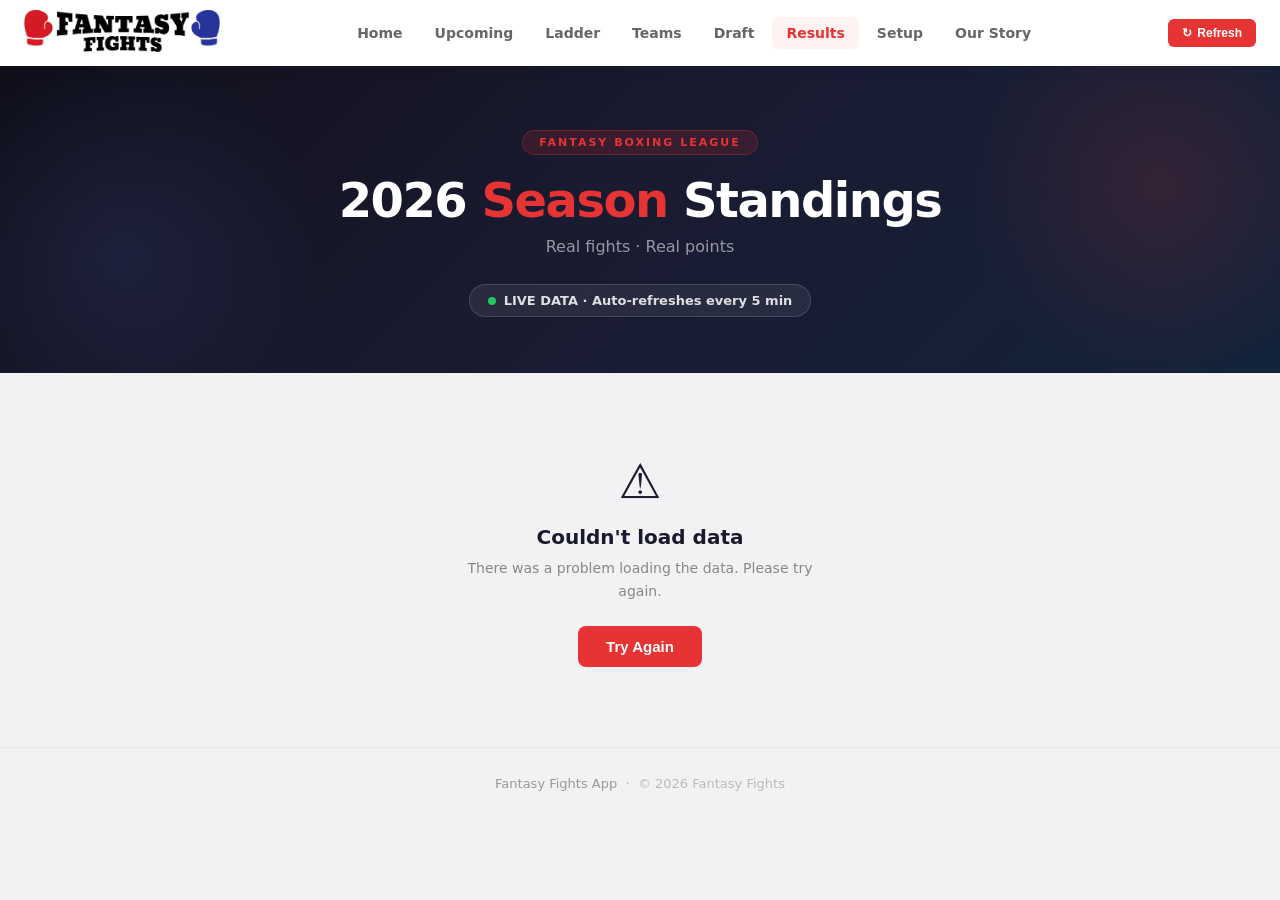
<file: results.html>
<!DOCTYPE html>
<html lang="en">
<head>
    <meta charset="UTF-8">
    <meta name="viewport" content="width=device-width, initial-scale=1.0">
    <title>2026 Results – Fantasy Fights</title>

    <style>
        *, *::before, *::after { box-sizing: border-box; margin: 0; padding: 0; }

        body {
            font-family: -apple-system, BlinkMacSystemFont, 'Segoe UI', system-ui, sans-serif;
            background: #f2f2f5;
            color: #1a1a2e;
            min-height: 100vh;
        }

        /* ══════════════════ HEADER ══════════════════ */
        header {
            background: #fff;
            box-shadow: 0 2px 12px rgba(0,0,0,0.07);
            position: sticky;
            top: 0;
            z-index: 200;
        }
        .header-inner {
            max-width: 1400px;
            margin: 0 auto;
            padding: 0 24px;
            height: 66px;
            display: flex;
            align-items: center;
            justify-content: space-between;
            gap: 20px;
        }
        .header-logo img {
            height: 42px;
            width: auto;
        }
        .header-nav {
            display: flex;
            gap: 4px;
        }
        .header-nav a {
            text-decoration: none;
            color: #666;
            font-weight: 600;
            font-size: 14px;
            padding: 8px 14px;
            border-radius: 6px;
            transition: all 0.2s;
        }
        .header-nav a:hover { color: #e63333; background: #fef2f2; }
        .header-nav a.active { color: #e63333; background: #fef2f2; }
        .header-right {
            display: flex;
            align-items: center;
            gap: 8px;
            font-size: 12px;
            color: #999;
            font-weight: 600;
        }
        .refresh-btn {
            padding: 7px 14px;
            background: #e63333;
            color: white;
            border: none;
            border-radius: 6px;
            font-size: 12px;
            font-weight: 700;
            cursor: pointer;
            transition: all 0.2s;
            display: flex;
            align-items: center;
            gap: 5px;
        }
        .refresh-btn:hover { background: #cc2929; transform: translateY(-1px); }
        .refresh-btn:disabled { opacity: 0.6; cursor: not-allowed; transform: none; }

        /* ══════════════════ HERO ══════════════════ */
        .hero {
            background: linear-gradient(135deg, #0f0f1a 0%, #1a1a30 45%, #12233a 100%);
            padding: 64px 24px 56px;
            text-align: center;
            position: relative;
            overflow: hidden;
        }
        .hero::before {
            content: '';
            position: absolute;
            top: -80px; right: -80px;
            width: 400px; height: 400px;
            background: radial-gradient(circle, rgba(230,51,51,0.15) 0%, transparent 70%);
        }
        .hero::after {
            content: '';
            position: absolute;
            bottom: -80px; left: -80px;
            width: 400px; height: 400px;
            background: radial-gradient(circle, rgba(102,126,234,0.12) 0%, transparent 70%);
        }
        .hero-inner { position: relative; z-index: 1; }
        .hero-eyebrow {
            display: inline-block;
            background: rgba(230,51,51,0.15);
            border: 1px solid rgba(230,51,51,0.3);
            color: #e63333;
            font-size: 11px;
            font-weight: 800;
            text-transform: uppercase;
            letter-spacing: 2px;
            padding: 5px 16px;
            border-radius: 20px;
            margin-bottom: 20px;
        }
        .hero h1 {
            font-size: 48px;
            font-weight: 900;
            color: #fff;
            letter-spacing: -1.5px;
            line-height: 1.05;
            margin-bottom: 12px;
        }
        .hero h1 span { color: #e63333; }
        .hero-sub {
            font-size: 16px;
            color: rgba(255,255,255,0.55);
            margin-bottom: 28px;
            font-weight: 500;
        }
        .hero-badges {
            display: flex;
            align-items: center;
            justify-content: center;
            gap: 12px;
            flex-wrap: wrap;
        }
        .live-badge {
            display: inline-flex;
            align-items: center;
            gap: 8px;
            background: rgba(255,255,255,0.07);
            border: 1px solid rgba(255,255,255,0.15);
            border-radius: 20px;
            padding: 8px 18px;
            font-size: 13px;
            font-weight: 600;
            color: rgba(255,255,255,0.85);
        }
        .live-dot {
            width: 8px;
            height: 8px;
            background: #22c55e;
            border-radius: 50%;
            flex-shrink: 0;
            animation: livePulse 2s infinite;
        }
        @keyframes livePulse {
            0%, 100% { opacity: 1; transform: scale(1); box-shadow: 0 0 0 0 rgba(34,197,94,0.4); }
            50% { opacity: 0.8; transform: scale(1.2); box-shadow: 0 0 0 5px rgba(34,197,94,0); }
        }

        /* ══════════════════ LAYOUT ══════════════════ */
        .content {
            max-width: 1400px;
            margin: 0 auto;
            padding: 44px 24px 60px;
        }
        .section-hd {
            display: flex;
            align-items: baseline;
            gap: 12px;
            margin-bottom: 20px;
        }
        .section-title {
            font-size: 22px;
            font-weight: 800;
            color: #1a1a2e;
            letter-spacing: -0.3px;
        }
        .section-sub {
            font-size: 13px;
            color: #aaa;
            font-weight: 600;
        }

        /* ══════════════════ STANDINGS GRID ══════════════════ */
        .standings-wrap { margin-bottom: 52px; }
        .standings-grid {
            display: grid;
            grid-template-columns: repeat(auto-fill, minmax(270px, 1fr));
            gap: 16px;
        }

        .team-card {
            background: #fff;
            border-radius: 18px;
            padding: 22px 22px 18px;
            box-shadow: 0 2px 16px rgba(0,0,0,0.06);
            border: 2px solid transparent;
            position: relative;
            overflow: hidden;
            transition: transform 0.22s, box-shadow 0.22s;
            cursor: default;
        }
        .team-card:hover {
            transform: translateY(-4px);
            box-shadow: 0 12px 36px rgba(0,0,0,0.12);
        }
        .team-card::before {
            content: '';
            position: absolute;
            top: 0; left: 0; right: 0;
            height: 4px;
            background: var(--tc);
            border-radius: 18px 18px 0 0;
        }
        .team-card.rank-1 { border-color: rgba(245,158,11,0.4); background: linear-gradient(160deg, #fffbeb 0%, #fff 60%); }
        .team-card.rank-2 { border-color: rgba(148,163,184,0.35); }
        .team-card.rank-3 { border-color: rgba(180,83,9,0.25); }

        .card-top {
            display: flex;
            align-items: flex-start;
            justify-content: space-between;
            margin-bottom: 14px;
        }
        .card-rank {
            font-size: 30px;
            line-height: 1;
        }
        .card-rank-num {
            font-size: 14px;
            font-weight: 800;
            color: #ccc;
            line-height: 1;
            margin-top: 4px;
        }
        .card-team-name {
            font-size: 13px;
            font-weight: 800;
            color: var(--tc);
            text-transform: uppercase;
            letter-spacing: 0.8px;
            margin-bottom: 4px;
        }
        .card-pts {
            font-size: 52px;
            font-weight: 900;
            color: #1a1a2e;
            line-height: 1;
            letter-spacing: -2px;
        }
        .card-pts-label {
            font-size: 11px;
            font-weight: 700;
            color: #bbb;
            text-transform: uppercase;
            letter-spacing: 0.5px;
            margin-top: 4px;
        }
        .card-divider {
            height: 1px;
            background: #f0f0f0;
            margin: 16px 0;
        }
        .card-stats {
            display: flex;
            gap: 0;
        }
        .card-stat {
            flex: 1;
            text-align: center;
        }
        .card-stat + .card-stat {
            border-left: 1px solid #f0f0f0;
        }
        .cs-value {
            font-size: 20px;
            font-weight: 800;
            line-height: 1;
            margin-bottom: 4px;
        }
        .cs-label {
            font-size: 10px;
            font-weight: 700;
            color: #bbb;
            text-transform: uppercase;
            letter-spacing: 0.5px;
        }

        /* ══════════════════ FIGHTER TABLE ══════════════════ */
        .fighters-wrap {}
        .filter-bar {
            display: flex;
            gap: 8px;
            flex-wrap: wrap;
            margin-bottom: 16px;
        }
        .filter-btn {
            padding: 7px 18px;
            border: 2px solid #e5e7eb;
            background: #fff;
            border-radius: 20px;
            font-size: 13px;
            font-weight: 700;
            cursor: pointer;
            transition: all 0.18s;
            color: #888;
            white-space: nowrap;
        }
        .filter-btn:hover {
            border-color: var(--tc);
            color: var(--tc);
            background: #fff;
        }
        .filter-btn.active {
            background: var(--tc);
            border-color: var(--tc);
            color: #fff;
            box-shadow: 0 3px 10px color-mix(in srgb, var(--tc) 35%, transparent);
        }

        .table-wrap {
            background: #fff;
            border-radius: 18px;
            box-shadow: 0 2px 16px rgba(0,0,0,0.06);
            overflow: hidden;
        }
        .table-scroll { overflow-x: auto; }
        table {
            width: 100%;
            border-collapse: collapse;
            min-width: 780px;
        }
        thead th {
            background: #1a1a2e;
            color: rgba(255,255,255,0.5);
            font-size: 11px;
            font-weight: 700;
            text-transform: uppercase;
            letter-spacing: 0.6px;
            padding: 14px 16px;
            text-align: left;
            cursor: pointer;
            user-select: none;
            white-space: nowrap;
            transition: color 0.15s;
        }
        thead th:hover { color: rgba(255,255,255,0.9); }
        thead th.sorted { color: #e63333; }
        thead th.sorted::after { content: ' ↓'; }
        thead th.sorted.asc::after { content: ' ↑'; }
        thead th.center { text-align: center; }

        tbody tr {
            border-bottom: 1px solid #f5f5f7;
            transition: background 0.12s;
        }
        tbody tr:last-child { border-bottom: none; }
        tbody tr:hover { background: #fafafa; }

        td {
            padding: 13px 16px;
            font-size: 14px;
            color: #333;
            vertical-align: middle;
        }
        td.center { text-align: center; }
        td.right { text-align: right; }

        .rank-cell {
            font-size: 13px;
            font-weight: 700;
            color: #ccc;
            min-width: 36px;
            text-align: center;
        }
        .rank-medal { font-size: 20px; }

        .fighter-name {
            font-weight: 700;
            color: #1a1a2e;
            white-space: nowrap;
        }
        .fighter-meta {
            margin-top: 3px;
            display: flex;
            align-items: center;
            gap: 6px;
            flex-wrap: wrap;
        }
        .draft-tag {
            font-size: 11px;
            color: #bbb;
            font-weight: 600;
        }
        .upcoming-tag {
            display: inline-flex;
            align-items: center;
            gap: 4px;
            padding: 2px 8px;
            background: #eff6ff;
            color: #2563eb;
            border-radius: 5px;
            font-size: 11px;
            font-weight: 700;
            white-space: nowrap;
        }

        .team-pill {
            display: inline-block;
            padding: 3px 11px;
            border-radius: 12px;
            font-size: 12px;
            font-weight: 700;
            color: #fff;
            white-space: nowrap;
            background: var(--tc);
        }

        .div-badge {
            display: inline-block;
            padding: 3px 9px;
            border-radius: 5px;
            font-size: 11px;
            font-weight: 700;
            text-transform: uppercase;
            letter-spacing: 0.2px;
            white-space: nowrap;
        }
        .country-cell {
            font-size: 13px;
            color: #555;
            white-space: nowrap;
        }

        .stat-num {
            font-size: 14px;
            font-weight: 700;
            text-align: center;
        }
        .stat-none { color: #ddd; }
        .stat-win  { color: #16a34a; }
        .stat-ko   { color: #7c3aed; }
        .stat-loss { color: #dc2626; }
        .stat-draw { color: #ea580c; }
        .stat-norm { color: #555; }

        .pts-cell {
            font-size: 20px;
            font-weight: 900;
            color: #1a1a2e;
            text-align: right;
            white-space: nowrap;
            letter-spacing: -0.5px;
        }
        .pts-zero { color: #ddd; font-size: 14px; font-weight: 600; }

        /* ══════════════════ STATES ══════════════════ */
        .state-center {
            text-align: center;
            padding: 80px 20px;
        }
        .spinner {
            width: 44px;
            height: 44px;
            border: 4px solid #f0f0f0;
            border-top-color: #e63333;
            border-radius: 50%;
            animation: spin 0.75s linear infinite;
            margin: 0 auto 18px;
        }
        @keyframes spin { to { transform: rotate(360deg); } }
        .state-icon { font-size: 48px; margin-bottom: 16px; }
        .state-title { font-size: 20px; font-weight: 800; margin-bottom: 8px; color: #1a1a2e; }
        .state-body { font-size: 14px; color: #888; max-width: 380px; margin: 0 auto 24px; line-height: 1.6; }
        .btn-retry {
            padding: 12px 28px;
            background: #e63333;
            color: #fff;
            border: none;
            border-radius: 8px;
            font-size: 15px;
            font-weight: 700;
            cursor: pointer;
            transition: background 0.2s;
        }
        .btn-retry:hover { background: #cc2929; }

        /* ══════════════════ FOOTER ══════════════════ */
        footer {
            text-align: center;
            padding: 28px 24px;
            font-size: 13px;
            color: #bbb;
            font-weight: 500;
            border-top: 1px solid #e8e8ea;
        }
        footer a { color: #999; text-decoration: none; }
        footer a:hover { color: #e63333; }

        /* ══════════════════ RESPONSIVE ══════════════════ */
        @media (max-width: 900px) {
            .hero h1 { font-size: 34px; }
            .standings-grid { grid-template-columns: repeat(2, 1fr); }
        }
        @media (max-width: 560px) {
            .hero h1 { font-size: 26px; letter-spacing: -0.5px; }
            .hero { padding: 44px 16px 36px; }
            .content { padding: 28px 16px 48px; }
            .standings-grid { grid-template-columns: 1fr; }
            .header-nav { display: none; }
        }

        /* ══════════════ FIGHT PREVIEW / REVIEW MODAL ══════════════ */
        .ff-modal-overlay {
            display: none; position: fixed; inset: 0;
            background: rgba(10,10,20,0.65); z-index: 9999;
            align-items: center; justify-content: center; padding: 20px;
            backdrop-filter: blur(5px); -webkit-backdrop-filter: blur(5px);
        }
        .ff-modal-overlay.open { display: flex; }
        .ff-modal {
            background: #fff; border-radius: 20px; padding: 32px 28px 28px;
            max-width: 500px; width: 100%; position: relative;
            box-shadow: 0 24px 80px rgba(0,0,0,0.35);
            animation: ffModalIn 0.22s cubic-bezier(0.34,1.56,0.64,1);
        }
        @keyframes ffModalIn {
            from { opacity:0; transform:scale(0.88) translateY(12px); }
            to   { opacity:1; transform:scale(1)    translateY(0); }
        }
        .ff-modal-close {
            position:absolute; top:14px; right:16px;
            background:#f3f4f6; border:none; width:28px; height:28px;
            border-radius:50%; font-size:14px; cursor:pointer; color:#666;
            display:flex; align-items:center; justify-content:center;
            transition:background .15s,color .15s;
        }
        .ff-modal-close:hover { background:#e5e7eb; color:#111; }
        .ff-modal-eyebrow {
            display:inline-flex; align-items:center; gap:6px;
            font-size:10px; font-weight:800; letter-spacing:0.14em;
            text-transform:uppercase; color:#e63333;
            background:#fff0f0; padding:4px 10px; border-radius:20px; margin-bottom:12px;
        }
        .ff-modal-title { font-size:18px; font-weight:800; color:#111; margin-bottom:14px; line-height:1.35; }
        .ff-modal-body  { font-size:14.5px; color:#444; line-height:1.75; border-top:1px solid #f0f0f0; padding-top:14px; }

        /* ══════════════ RECENT RESULTS CARDS ══════════════ */
        .rr-section { margin-bottom: 40px; }
        .rr-section-hd { display:flex; align-items:baseline; gap:12px; margin-bottom:16px; }
        .rr-section-title { font-size:22px; font-weight:800; color:#1a1a2e; letter-spacing:-0.3px; }
        .rr-grid {
            display:grid; grid-template-columns:repeat(auto-fill,minmax(148px,1fr)); gap:12px;
        }
        .rr-card {
            background:#fff; border-radius:16px; padding:16px 12px 14px;
            box-shadow:0 2px 12px rgba(0,0,0,.07); border:2px solid transparent;
            position:relative; overflow:hidden;
            transition:transform .18s,box-shadow .18s; text-align:center;
        }
        .rr-card:hover { transform:translateY(-3px); box-shadow:0 8px 28px rgba(0,0,0,.12); }
        .rr-card::before { content:''; position:absolute; top:0; left:0; right:0; height:4px; background:var(--tc); }
        .rr-team-lbl { font-size:10px; font-weight:800; text-transform:uppercase; letter-spacing:.09em; color:var(--tc); margin-bottom:10px; }
        .rr-portrait {
            width:62px; height:62px; border-radius:50%; border:2.5px solid var(--tc);
            overflow:hidden; margin:0 auto 9px; background:#f0f0f0;
            display:flex; align-items:center; justify-content:center;
        }
        .rr-portrait img { width:100%; height:100%; object-fit:cover; object-position:top center; display:none; }
        .rr-portrait .rr-fallback { font-size:24px; line-height:1; }
        .rr-fighter-name { font-size:12px; font-weight:700; color:#111; margin-bottom:5px; line-height:1.3; }
        .rr-h2h-badge { display:inline-block; padding:1px 7px; background:#eff6ff; color:#2563eb; border-radius:4px; font-size:10px; font-weight:700; margin-bottom:5px; }
        .rr-result { font-size:12.5px; font-weight:700; margin-bottom:4px; line-height:1.3; }
        .rr-result.win  { color:#16a34a; }
        .rr-result.loss { color:#dc2626; }
        .rr-result.draw { color:#ea580c; }
        .rr-pts { font-size:15px; font-weight:900; color:#16a34a; letter-spacing:-.3px; margin-bottom:6px; }
        .rr-review-btn { background:none; border:none; font-size:20px; cursor:pointer; line-height:1; padding:2px; transition:transform .15s; display:inline-block; }
        .rr-review-btn:hover { transform:scale(1.25); }
        @media (max-width:480px) { .rr-grid { grid-template-columns:repeat(2,1fr); } }
    </style>
</head>
<body>

<!-- ══════════ HEADER ══════════ -->
<header>
    <div class="header-inner">
        <a href="index.html" class="header-logo">
            <img src="Fantasy Fights Logo.png" alt="Fantasy Fights">
        </a>
        <nav class="header-nav">
            <a href="index.html">Home</a>
            <a href="index.html">Upcoming</a>
            <a href="index.html">Ladder</a>
            <a href="index.html">Teams</a>
            <a href="index.html">Draft</a>
            <a href="results.html" class="active">Results</a>
            <a href="index.html">Setup</a>
            <a href="index.html">Our Story</a>
        </nav>
        <div class="header-right">
            <button class="refresh-btn" onclick="loadData()" id="refreshBtn">
                <span id="refreshIcon">↻</span> Refresh
            </button>
        </div>
    </div>
</header>

<!-- ══════════ HERO ══════════ -->
<div class="hero">
    <div class="hero-inner">
        <div class="hero-eyebrow">Fantasy Boxing League</div>
        <h1>2026 <span>Season</span> Standings</h1>
        <p class="hero-sub">Real fights · Real points</p>
        <div class="hero-badges">
            <div class="live-badge">
                <div class="live-dot"></div>
                <span>LIVE DATA · Auto-refreshes every 5 min</span>
            </div>
        </div>
    </div>
</div>

<!-- ══════════ LOADING ══════════ -->
<div id="loadingState" class="state-center">
    <div class="spinner"></div>
    <p style="color:#888;font-size:15px;font-weight:600;">Loading 2026 season data…</p>
</div>

<!-- ══════════ ERROR ══════════ -->
<div id="errorState" style="display:none;" class="state-center">
    <div class="state-icon">⚠️</div>
    <h2 class="state-title">Couldn't load data</h2>
    <p class="state-body">There was a problem loading the data. Please try again.</p>
    <button class="btn-retry" onclick="loadData()">Try Again</button>
</div>

<!-- ══════════ MAIN CONTENT ══════════ -->
<div id="mainContent" style="display:none;">
    <div class="content">

        <!-- RECENT RESULTS -->
        <div class="rr-section">
            <div class="rr-section-hd">
                <h2 class="rr-section-title">🥊 Recent Results</h2>
            </div>
            <div class="rr-grid" id="rrContainer">
                <div style="grid-column:1/-1;text-align:center;padding:24px;color:#aaa;font-size:13px;font-weight:600;">Loading recent results…</div>
            </div>
        </div>

        <!-- STANDINGS -->
        <div class="standings-wrap">
            <div class="section-hd">
                <h2 class="section-title">🏆 Team Standings</h2>
                <span class="section-sub" id="standingsSub"></span>
            </div>
            <div class="standings-grid" id="standingsGrid"></div>
        </div>

        <!-- FIGHTER TABLE -->
        <div class="fighters-wrap">
            <div class="section-hd" style="margin-bottom:12px;">
                <h2 class="section-title">⚡ Fighter Leaderboard</h2>
                <span class="section-sub" id="fighterCountLabel"></span>
            </div>
            <div class="filter-bar" id="filterBar"></div>
            <div class="table-wrap">
                <div class="table-scroll">
                    <table>
                        <thead>
                            <tr>
                                <th class="center" onclick="sortTable('rank')" data-key="rank">#</th>
                                <th onclick="sortTable('name')" data-key="name">Fighter</th>
                                <th onclick="sortTable('team')" data-key="team">Team</th>
                                <th onclick="sortTable('division')" data-key="division">Division</th>
                                <th>Country</th>
                                <th class="center" onclick="sortTable('f')" data-key="f" title="Total Fights">F</th>
                                <th class="center" onclick="sortTable('w')" data-key="w" title="Wins">W</th>
                                <th class="center" onclick="sortTable('ko')" data-key="ko" title="KO Wins">KO</th>
                                <th class="center" onclick="sortTable('l')" data-key="l" title="Losses">L</th>
                                <th class="center" onclick="sortTable('kod')" data-key="kod" title="KO Losses">KO'd</th>
                                <th class="center" onclick="sortTable('d')" data-key="d" title="Draws">D</th>
                                <th onclick="sortTable('pts')" data-key="pts" style="text-align:right" title="Total Points">Pts</th>
                            </tr>
                        </thead>
                        <tbody id="fighterBody"></tbody>
                    </table>
                </div>
            </div>
        </div>

    </div>
</div>

<!-- ══════════ FOOTER ══════════ -->
<footer>
    <a href="index.html">Fantasy Fights App</a>
    &nbsp;·&nbsp; © 2026 Fantasy Fights
</footer>

<script>
// ──────────────────────────────────────────────────────────────────────
// CONFIG
// ──────────────────────────────────────────────────────────────────────
const SHEET_URL =
    'https://docs.google.com/spreadsheets/d/1oEg0M9nHUc3Us6RWMyqOg5YO78ASBqQ8WpSxcpA3YEc/export?format=csv&gid=1081462908';

const GS_SHEET_ID_RR = '1oEg0M9nHUc3Us6RWMyqOg5YO78ASBqQ8WpSxcpA3YEc';

// ── Preview / Review Modal ──────────────────────────────────────────────
(function() {
    const overlay = document.createElement('div');
    overlay.id = 'ffModal';
    overlay.className = 'ff-modal-overlay';
    overlay.innerHTML = `
        <div class="ff-modal">
            <button class="ff-modal-close" id="ffModalClose">✕</button>
            <div class="ff-modal-eyebrow" id="ffModalEyebrow">🗣️ Performance Review</div>
            <div class="ff-modal-title"   id="ffModalTitle"></div>
            <div class="ff-modal-body"    id="ffModalBody"></div>
        </div>`;
    document.body.appendChild(overlay);
    overlay.addEventListener('click', e => { if (e.target === overlay) ffCloseModal(); });
    document.getElementById('ffModalClose').addEventListener('click', ffCloseModal);
    document.addEventListener('keydown', e => { if (e.key === 'Escape') ffCloseModal(); });
})();
function ffCloseModal() { document.getElementById('ffModal').classList.remove('open'); }
function ffOpenReview(btn) {
    document.getElementById('ffModalEyebrow').textContent = '🗣️ Performance Review';
    document.getElementById('ffModalTitle').textContent   = btn.dataset.title;
    document.getElementById('ffModalBody').textContent    = btn.dataset.review;
    document.getElementById('ffModal').classList.add('open');
}

// ── Local Fighter Images ────────────────────────────────────────────────
const _LOCAL_IMG_OVERRIDES_RR = { 'Willy Hutchinson': 'Willy hutchinson' };
function getLocalFighterImg(name) {
    const filename = _LOCAL_IMG_OVERRIDES_RR[name] || name;
    return 'FF2026Figthers/' + encodeURIComponent(filename) + '.png';
}
function loadFighterImagesRR(root) {
    (root || document).querySelectorAll('img[data-fighter]').forEach(img => {
        const name = img.dataset.fighter;
        if (!name || img.dataset.loaded) return;
        img.dataset.loaded = '1';
        const fallback = img.nextElementSibling;
        img.src = getLocalFighterImg(name);
        img.onload = () => { img.style.display = 'block'; if (fallback) fallback.style.display = 'none'; };
        img.onerror = () => { img.style.display = 'none'; if (fallback) fallback.style.display = ''; };
    });
}

// ── Recent Results ─────────────────────────────────────────────────────
function rrEsc(s) { const d = document.createElement('div'); d.textContent = String(s); return d.innerHTML; }

async function loadRecentResults() {
    const container = document.getElementById('rrContainer');
    if (!container) return;
    try {
        const url = `https://docs.google.com/spreadsheets/d/${GS_SHEET_ID_RR}/gviz/tq?tqx=out:json&sheet=RECENT%20RESULTS&_cb=${Date.now()}`;
        const resp = await fetch(url, { cache: 'no-store' });
        if (!resp.ok) throw new Error('HTTP ' + resp.status);
        const text = await resp.text();
        const match = text.match(/google\.visualization\.Query\.setResponse\(([\s\S]*?)\);?\s*$/);
        if (!match) throw new Error('Bad format');
        const data = JSON.parse(match[1]);

        function gCell(row, col) {
            const c = row.c?.[col];
            if (!c || c.v === null || c.v === undefined) return '';
            return c.f || c.v;
        }

        const rows = (data.table?.rows || []).filter(r => r.c && String(gCell(r, 0) || '').trim());
        if (!rows.length) {
            container.innerHTML = '<div style="grid-column:1/-1;text-align:center;padding:20px;color:#aaa;">No recent results yet.</div>';
            return;
        }

        const TEAM_CLR = {
            'Dom':'#e63333','Tom':'#16a34a','Elyse':'#ec4899','Pat':'#f97316',
            'Mort':'#eab308','Ash':'#0ea5e9','Brad':'#1d4ed8','Kieran':'#b45309','Rejects':'#6b7280'
        };

        container.innerHTML = rows.map(row => {
            const name   = String(gCell(row, 0) || '').trim();
            const team   = String(gCell(row, 1) || '').trim();
            const h2hRaw = String(gCell(row, 2) || '').toLowerCase();
            const result = String(gCell(row, 3) || '').trim();
            const pts    = String(gCell(row, 4) || '').trim();
            const review = String(gCell(row, 5) || '').trim();
            const color  = TEAM_CLR[team] || '#6b7280';
            const isH2H  = ['yes','h2h','true','y'].includes(h2hRaw);
            const isWin  = /^w\b|^win|^won/i.test(result) || result.toLowerCase().startsWith('w ');
            const isLoss = /^l\b|^loss|^lost/i.test(result) || result.toLowerCase().startsWith('l ');
            const rCls   = isWin ? 'win' : isLoss ? 'loss' : 'draw';
            const ptsStr = pts ? (pts.startsWith('+') ? pts : '+' + pts) : '';
            const h2hBadge  = isH2H ? `<div class="rr-h2h-badge">⚔️ H2H</div>` : '';
            const reviewBtn = review
                ? `<button class="rr-review-btn" onclick="ffOpenReview(this)" data-title="${rrEsc(name)}" data-review="${rrEsc(review)}" title="Performance Review">🗣️</button>`
                : '';
            return `<div class="rr-card" style="--tc:${color}">
                <div class="rr-team-lbl">${rrEsc(team)}</div>
                <div class="rr-portrait">
                    <img data-fighter="${rrEsc(name)}" alt="${rrEsc(name)}" style="display:none">
                    <span class="rr-fallback">🥊</span>
                </div>
                <div class="rr-fighter-name">${rrEsc(name)}</div>
                ${h2hBadge}
                <div class="rr-result ${rCls}">${rrEsc(result)}</div>
                ${ptsStr ? `<div class="rr-pts">${rrEsc(ptsStr)} pts</div>` : ''}
                ${reviewBtn}
            </div>`;
        }).join('');
        loadFighterImagesRR(container);
    } catch(err) {
        console.warn('[Recent Results]', err);
        container.innerHTML = '<div style="grid-column:1/-1;text-align:center;padding:16px;color:#bbb;font-size:12px;">Could not load recent results.</div>';
    }
}

const REFRESH_INTERVAL = 5 * 60 * 1000; // 5 minutes

const TEAM_COLORS = {
    'Tom':     '#3b82f6',
    'Pat':     '#16a34a',
    'Mort':    '#ea580c',
    'Kieran':  '#7c3aed',
    'Dom':     '#dc2626',
    'Elyse':   '#db2777',
    'Ash':     '#0891b2',
    'Brad':    '#ca8a04',
    'Rejects': '#6b7280'
};

const DIV_STYLES = {
    'Lights':  { bg: '#fefce8', color: '#713f12' },
    'Welters': { bg: '#eff6ff', color: '#1e3a8a' },
    'Smalls':  { bg: '#f0fdf4', color: '#14532d' },
    'Middles': { bg: '#fff7ed', color: '#7c2d12' },
    'Heavies': { bg: '#fdf2f8', color: '#831843' }
};

const FLAGS = {
    'Mexico':              '🇲🇽', 'United Kingdom':   '🇬🇧',
    'USA':                 '🇺🇸', 'Dominican Republic':'🇩🇴',
    'Puerto Rico':         '🇵🇷', 'Australia':        '🇦🇺',
    'Cuba':                '🇨🇺', 'Germany':          '🇩🇪',
    'Ireland':             '🇮🇪', 'Japan':            '🇯🇵',
    'Croatia':             '🇭🇷', 'Ukraine':          '🇺🇦',
    'Russia':              '🇷🇺', 'New Zealand':      '🇳🇿',
    'Philippines':         '🇵🇭', 'Uzbekistan':       '🇺🇿',
    'France':              '🇫🇷', 'Canada':           '🇨🇦',
    'Nigeria':             '🇳🇬', 'Guatemala':        '🇬🇹',
    'Congo':               '🇨🇩', 'Kazakhstan':       '🇰🇿'
};

const MEDALS = { 1: '🥇', 2: '🥈', 3: '🥉' };

// ──────────────────────────────────────────────────────────────────────
// STATE
// ──────────────────────────────────────────────────────────────────────
let allFighters   = [];
let activeFilter  = 'All';
let sortKey       = 'pts';
let sortAsc       = false; // false = descending

// ──────────────────────────────────────────────────────────────────────
// CSV PARSER  (handles quoted fields with commas)
// ──────────────────────────────────────────────────────────────────────
function parseCSVLine(line) {
    const cols = [];
    let cur = '', inQ = false;
    for (const ch of line) {
        if (ch === '"')       { inQ = !inQ; }
        else if (ch === ',' && !inQ) { cols.push(cur.trim()); cur = ''; }
        else                  { cur += ch; }
    }
    cols.push(cur.trim());
    return cols;
}

function parseCSV(text) {
    const lines = text.trim().split(/\r?\n/);
    const fighters = [];
    for (let i = 1; i < lines.length; i++) {
        const c = parseCSVLine(lines[i]);
        if (!c[1] || !c[2]) continue;
        const team = c[1].trim();
        if (!team) continue;
        fighters.push({
            draftRd:  parseInt(c[0])  || 0,
            team,
            name:     c[2].trim(),
            division: c[3].trim(),
            country:  c[4].trim(),
            upcoming: c[5].trim(),
            f:        parseInt(c[6])  || 0,
            w:        parseInt(c[7])  || 0,
            ko:       parseInt(c[8])  || 0,
            l:        parseInt(c[9])  || 0,
            kod:      Math.abs(parseInt(c[10]) || 0),  // stored as negative; we show absolute
            d:        parseInt(c[11]) || 0,
            pts:      parseInt(c[15]) || 0
        });
    }
    return fighters;
}

// ──────────────────────────────────────────────────────────────────────
// COMPUTE TEAM STANDINGS
// ──────────────────────────────────────────────────────────────────────
function computeStandings(fighters) {
    const map = {};
    fighters.forEach(f => {
        if (!map[f.team]) {
            map[f.team] = { name: f.team, pts: 0, w: 0, ko: 0, l: 0, f: 0, roster: 0 };
        }
        const t = map[f.team];
        t.pts    += f.pts;
        t.w      += f.w;
        t.ko     += f.ko;
        t.l      += f.l;
        t.f      += f.f;
        t.roster += 1;
    });
    return Object.values(map).sort((a, b) => b.pts - a.pts || a.name.localeCompare(b.name));
}

// ──────────────────────────────────────────────────────────────────────
// RENDER — STANDINGS
// ──────────────────────────────────────────────────────────────────────
function renderStandings(standings) {
    const grid = document.getElementById('standingsGrid');
    const sub  = document.getElementById('standingsSub');
    sub.textContent = `${standings.length} teams`;

    grid.innerHTML = standings.map((t, i) => {
        const rank = i + 1;
        const color = TEAM_COLORS[t.name] || '#6b7280';
        const medal = MEDALS[rank] || '';
        const rankClass = rank <= 3 ? `rank-${rank}` : '';
        const rankDisplay = medal
            ? `<span class="card-rank">${medal}</span>`
            : `<span class="card-rank-num">${rank}</span>`;

        return `
<div class="team-card ${rankClass}" style="--tc:${color}">
    <div class="card-top">
        <div>
            <div class="card-team-name">${escHtml(t.name)}</div>
            <div class="card-pts">${t.pts}</div>
            <div class="card-pts-label">Points</div>
        </div>
        ${rankDisplay}
    </div>
    <div class="card-divider"></div>
    <div class="card-stats">
        <div class="card-stat">
            <div class="cs-value" style="color:#16a34a">${t.w}</div>
            <div class="cs-label">Wins</div>
        </div>
        <div class="card-stat">
            <div class="cs-value" style="color:#7c3aed">${t.ko}</div>
            <div class="cs-label">KOs</div>
        </div>
        <div class="card-stat">
            <div class="cs-value" style="color:#dc2626">${t.l}</div>
            <div class="cs-label">Losses</div>
        </div>
        <div class="card-stat">
            <div class="cs-value" style="color:#555">${t.f}</div>
            <div class="cs-label">Fights</div>
        </div>
        <div class="card-stat">
            <div class="cs-value" style="color:#aaa">${t.roster}</div>
            <div class="cs-label">Roster</div>
        </div>
    </div>
</div>`;
    }).join('');
}

// ──────────────────────────────────────────────────────────────────────
// RENDER — FILTER BAR
// ──────────────────────────────────────────────────────────────────────
function renderFilterBar() {
    const bar = document.getElementById('filterBar');
    const teams = ['All', ...Object.keys(TEAM_COLORS)];
    bar.innerHTML = teams.map(team => {
        const color = TEAM_COLORS[team] || '#e63333';
        const active = team === activeFilter ? 'active' : '';
        return `<button class="filter-btn ${active}" style="--tc:${color}" onclick="setFilter('${team}')">${escHtml(team)}</button>`;
    }).join('');
}

// ──────────────────────────────────────────────────────────────────────
// RENDER — TABLE
// ──────────────────────────────────────────────────────────────────────
function renderTable() {
    // Filter
    const base = activeFilter === 'All'
        ? allFighters
        : allFighters.filter(f => f.team === activeFilter);

    // Sort
    const sorted = [...base].sort((a, b) => {
        let av = a[sortKey], bv = b[sortKey];
        if (typeof av === 'string') {
            const cmp = av.localeCompare(bv);
            return sortAsc ? cmp : -cmp;
        }
        // For numeric, tie-break by pts then name
        if (av !== bv) return sortAsc ? av - bv : bv - av;
        if (a.pts !== b.pts) return b.pts - a.pts;
        return a.name.localeCompare(b.name);
    });

    document.getElementById('fighterCountLabel').textContent =
        `${sorted.length} fighter${sorted.length !== 1 ? 's' : ''}`;

    // Assign display ranks based on pts (dense ranking)
    let rank = 1, prevPts = null;
    sorted.forEach((f, i) => {
        if (sortKey === 'pts') {
            if (f.pts !== prevPts) { rank = i + 1; prevPts = f.pts; }
            f._rank = rank;
        } else {
            f._rank = i + 1;
        }
    });

    // Update sorted header highlights
    document.querySelectorAll('thead th[data-key]').forEach(th => {
        th.classList.remove('sorted', 'asc');
        if (th.dataset.key === sortKey) {
            th.classList.add('sorted');
            if (sortAsc) th.classList.add('asc');
        }
    });

    const body = document.getElementById('fighterBody');
    body.innerHTML = sorted.map(f => {
        const color  = TEAM_COLORS[f.team] || '#6b7280';
        const ds     = DIV_STYLES[f.division] || { bg: '#f5f5f5', color: '#666' };
        const flag   = FLAGS[f.country] || '🌐';
        const medal  = MEDALS[f._rank];
        const rankHtml = medal
            ? `<span class="rank-medal">${medal}</span>`
            : `<span>${f._rank}</span>`;

        const upcomingHtml = f.upcoming
            ? `<span class="upcoming-tag">📅 ${escHtml(f.upcoming)}</span>`
            : '';

        const stat = (val, cls) =>
            val
                ? `<span class="stat-num ${cls}">${val}</span>`
                : `<span class="stat-num stat-none">—</span>`;

        return `
<tr>
    <td class="rank-cell">${rankHtml}</td>
    <td>
        <div class="fighter-name">${escHtml(f.name)}</div>
        <div class="fighter-meta">
            <span class="draft-tag">Rd ${f.draftRd}</span>
            ${upcomingHtml}
        </div>
    </td>
    <td><span class="team-pill" style="--tc:${color}">${escHtml(f.team)}</span></td>
    <td><span class="div-badge" style="background:${ds.bg};color:${ds.color}">${escHtml(f.division)}</span></td>
    <td class="country-cell">${flag} ${escHtml(f.country)}</td>
    <td class="center">${stat(f.f,  'stat-norm')}</td>
    <td class="center">${stat(f.w,  'stat-win')}</td>
    <td class="center">${stat(f.ko, 'stat-ko')}</td>
    <td class="center">${stat(f.l,  'stat-loss')}</td>
    <td class="center">${stat(f.kod,'stat-loss')}</td>
    <td class="center">${stat(f.d,  'stat-draw')}</td>
    <td class="${f.pts ? 'pts-cell' : 'pts-cell pts-zero'}">${f.pts || '0'}</td>
</tr>`;
    }).join('');
}

// ──────────────────────────────────────────────────────────────────────
// INTERACTIONS
// ──────────────────────────────────────────────────────────────────────
function setFilter(team) {
    activeFilter = team;
    renderFilterBar();
    renderTable();
}

function sortTable(key) {
    if (sortKey === key) {
        sortAsc = !sortAsc;
    } else {
        sortKey = key;
        // Default: strings ascending, numbers descending
        sortAsc = (key === 'name' || key === 'team' || key === 'division' || key === 'country');
    }
    renderTable();
}

// ──────────────────────────────────────────────────────────────────────
// DATA FETCH
// ──────────────────────────────────────────────────────────────────────
async function loadData() {
    const btn  = document.getElementById('refreshBtn');
    const icon = document.getElementById('refreshIcon');

    btn.disabled = true;
    icon.style.display = 'inline-block';
    icon.style.animation = 'spin 0.75s linear infinite';

    // Always refresh recent results
    loadRecentResults();

    try {
        const res = await fetch(SHEET_URL + '&_cb=' + Date.now()); // cache-bust
        if (!res.ok) throw new Error(`HTTP ${res.status}`);
        const text = await res.text();

        // If Google returned a login page instead of CSV
        if (text.trim().startsWith('<')) {
            throw new Error('Sheet not public — got HTML instead of CSV');
        }

        allFighters = parseCSV(text);

        const standings = computeStandings(allFighters);
        renderStandings(standings);
        renderFilterBar();
        renderTable();

        // Show timestamp
        const now = new Date();
        document.getElementById('lastUpdated').textContent =
            now.toLocaleTimeString([], { hour: '2-digit', minute: '2-digit' });
        document.getElementById('lastUpdatedLabel').style.display = 'inline';

        // Show content, hide states
        document.getElementById('loadingState').style.display  = 'none';
        document.getElementById('errorState').style.display    = 'none';
        document.getElementById('mainContent').style.display   = 'block';

    } catch (err) {
        console.error('[Fantasy Fights] Failed to load data:', err);
        document.getElementById('loadingState').style.display  = 'none';
        document.getElementById('mainContent').style.display   = 'none';
        document.getElementById('errorState').style.display    = 'block';
    } finally {
        btn.disabled = false;
        icon.style.animation = '';
    }
}

// ──────────────────────────────────────────────────────────────────────
// UTILS
// ──────────────────────────────────────────────────────────────────────
function escHtml(s) {
    return String(s)
        .replace(/&/g, '&amp;')
        .replace(/</g, '&lt;')
        .replace(/>/g, '&gt;')
        .replace(/"/g, '&quot;');
}

// ──────────────────────────────────────────────────────────────────────
// INIT
// ──────────────────────────────────────────────────────────────────────
loadData();
setInterval(loadData, REFRESH_INTERVAL);
</script>
</body>
</html>
</file>
